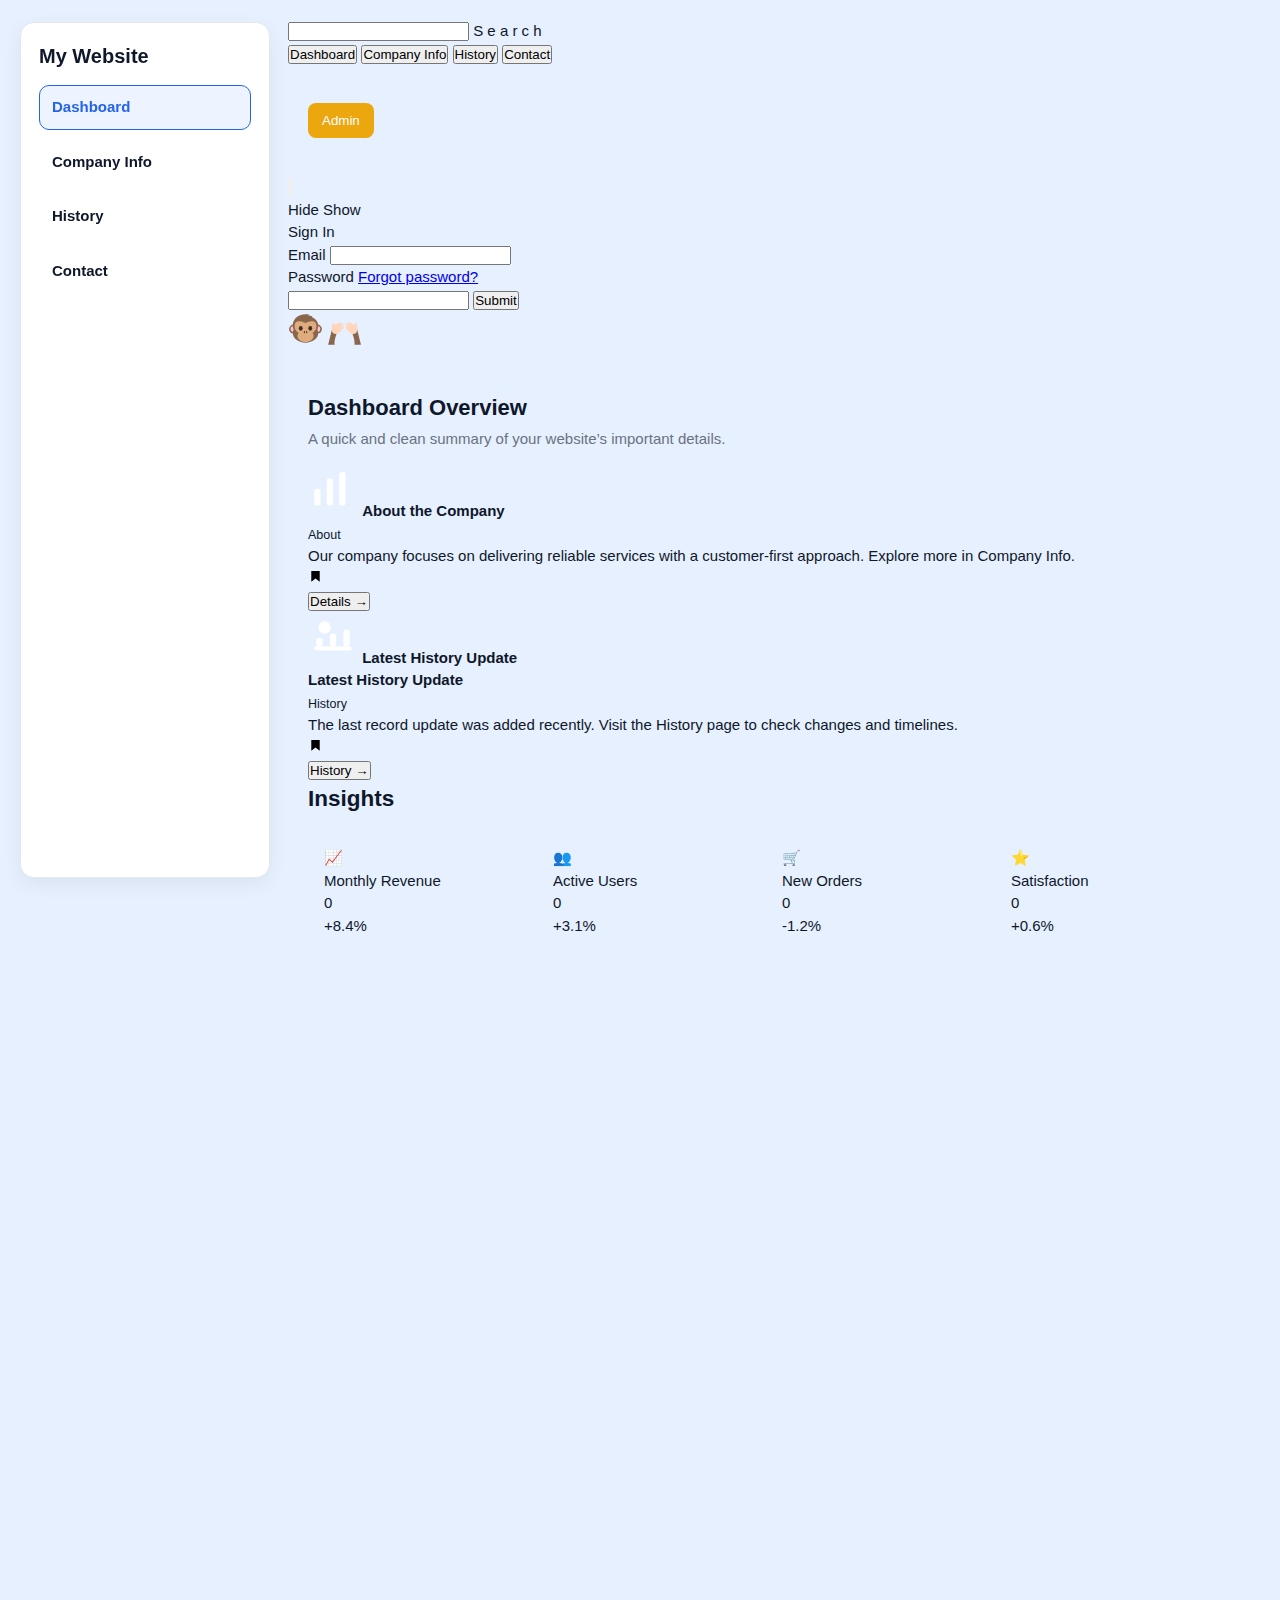
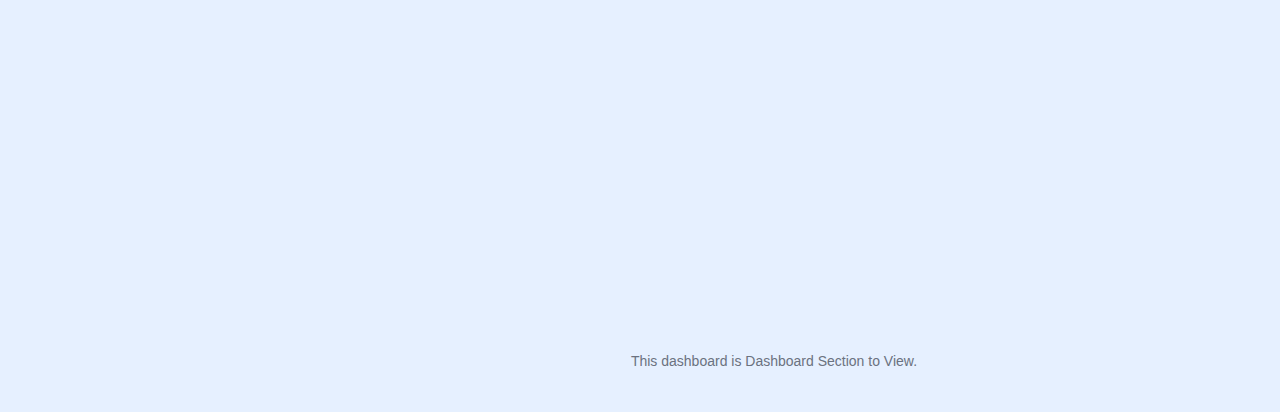
<file: index.html>
<!DOCTYPE html>
<html lang="en">
<head>
  <meta charset="UTF-8" />
  <meta name="viewport" content="width=device-width, initial-scale=1.0" />
  <title>Task</title>

  <link rel="stylesheet" href="./css/index.css">
  
  <link rel="stylesheet" href="./css/styles.css">
</head>

<body>



  <!-- FULLSCREEN LOADER -->
<!-- <div id="site-loader" class="loader-overlay">
  <div class="loader-rings loader-anim-pan">
    <div style="--delay:06" class="loader-ring loader-anim-zoomIn"></div>
    <div style="--delay:04" class="loader-ring loader-anim-zoomIn"></div>
    <div style="--delay:03" class="loader-ring loader-anim-zoomIn"></div>
    <div style="--delay:02" class="loader-ring loader-anim-zoomIn"></div>
    <div style="--delay:01" class="loader-ring loader-anim-zoomIn"></div>
    <div style="--delay:00" class="loader-ring loader-anim-zoomIn"></div>
  </div>
</div> -->




  <div class="container">
    
    <!-- SIDEBAR -->
    <aside class="sidebar">
      <h2>My Website</h2>
      <ul>
        <li><a href="#home" class="active">Dashboard</a></li>
        <li><a href="./company-info.html">Company Info</a></li>
        <li><a href="./history.html">History</a></li>
        <li><a href="./contact.html">Contact</a></li>
      </ul>
    </aside>

    <!-- MAIN -->
    <main class="main">

      
   <!-- topbar with search + dropdown quick-nav -->


      <!-- search-bar section --> 

      <!-- SEARCH BAR SECTION -->

      
  <div class="search-bar-wave-group" id="searchBar">
  <input class="search-bar-input" type="text" required aria-label="Search" />
  <span class="search-bar-bar"></span>

  <label class="search-bar-label">
    <span style="--index:0" class="search-bar-label-char">S</span>
    <span style="--index:1" class="search-bar-label-char">e</span>
    <span style="--index:2" class="search-bar-label-char">a</span>
    <span style="--index:3" class="search-bar-label-char">r</span>
    <span style="--index:4" class="search-bar-label-char">c</span>
    <span style="--index:5" class="search-bar-label-char">h</span>
  </label>

  <!-- Dropdown menu buttons -->
  <div class="search-bar-dropdowns" id="searchBarDropdowns">

    <button class="search-bar-dd-btn" data-index="0" data-link="index.html">Dashboard</button>
    <button class="search-bar-dd-btn" data-index="1" data-link="company-info.html">Company Info</button>
    <button class="search-bar-dd-btn" data-index="2" data-link="history.html">History</button>
    <button class="search-bar-dd-btn" data-index="3" data-link="contact.html">Contact</button>

  </div>
</div>




<!-- ===== trigger button — put this anywhere on your page ===== -->
<div style="padding:20px;">
  <button id="openLogin" aria-haspopup="dialog" aria-controls="loginModal" aria-expanded="false"
    style="padding:10px 14px;border-radius:8px;background:#eca60e;color:#fff;border:0;cursor:pointer;">
    Admin
  </button>
</div>

<!-- ===== Namespaced Modal markup (hidden by default) ===== -->
<div id="loginModal" class="login-section__overlay" role="dialog" aria-modal="true" aria-hidden="true">
  <div class="login-section__dialog" role="document" aria-labelledby="loginTitle">
    <div class="login-section__content">

      <!-- close button -->
      <button class="login-section__close" aria-label="Close login dialog" id="closeLogin">
        <svg viewBox="0 0 24 24" fill="none" stroke="currentColor" stroke-width="2"
             stroke-linecap="round" stroke-linejoin="round" aria-hidden="true">
          <path d="M18 6L6 18"></path><path d="M6 6l12 12"></path>
        </svg>
      </button>

      <!-- YOUR ORIGINAL CARD HTML (kept intact) -->
      <div class="card" role="group" aria-labelledby="loginTitle">
        <input
          value=""
          class="blind-check"
          type="checkbox"
          id="blind-input"
          name="blindcheck"
          hidden=""
        />

        <label for="blind-input" class="blind_input">
          <span class="hide">Hide</span>
          <span class="show">Show</span>
        </label>

        <form class="form" onsubmit="return false;">
          <div class="title" id="loginTitle">Sign In</div>

          <label class="label_input" for="email-input">Email</label>
          <input
            spellcheck="false"
            class="input"
            type="email"
            name="email"
            id="email-input"
          />

          <div class="frg_pss">
            <label class="label_input" for="password-input">Password</label>
            <a href="#">Forgot password?</a>
          </div>
          <input
            spellcheck="false"
            class="input"
            type="text"
            name="password"
            id="password-input"
          />
          <button class="submit" type="button">Submit</button>
        </form>

        <label for="blind-input" class="avatar" aria-hidden="true">
          <!-- svg monkey simplified (kept same IDs and classes) -->
          <svg
            xmlns="http://www.w3.org/2000/svg"
            width="35"
            height="35"
            viewBox="0 0 64 64"
            id="monkey"
          >
            <ellipse cx="53.7" cy="33" rx="8.3" ry="8.2" fill="#89664c"></ellipse>
            <ellipse cx="53.7" cy="33" rx="5.4" ry="5.4" fill="#ffc5d3"></ellipse>
            <ellipse cx="10.2" cy="33" rx="8.2" ry="8.2" fill="#89664c"></ellipse>
            <ellipse cx="10.2" cy="33" rx="5.4" ry="5.4" fill="#ffc5d3"></ellipse>
            <g fill="#89664c">
              <path
                d="m43.4 10.8c1.1-.6 1.9-.9 1.9-.9-3.2-1.1-6-1.8-8.5-2.1 1.3-1 2.1-1.3 2.1-1.3-20.4-2.9-30.1 9-30.1 19.5h46.4c-.7-7.4-4.8-12.4-11.8-15.2"
              ></path>
              <path
                d="m55.3 27.6c0-9.7-10.4-17.6-23.3-17.6s-23.3 7.9-23.3 17.6c0 2.3.6 4.4 1.6 6.4-1 2-1.6 4.2-1.6 6.4 0 9.7 10.4 17.6 23.3 17.6s23.3-7.9 23.3-17.6c0-2.3-.6-4.4-1.6-6.4 1-2 1.6-4.2 1.6-6.4"
              ></path>
            </g>
            <path
              d="m52 28.2c0-16.9-20-6.1-20-6.1s-20-10.8-20 6.1c0 4.7 2.9 9 7.5 11.7-1.3 1.7-2.1 3.6-2.1 5.7 0 6.1 6.6 11 14.7 11s14.7-4.9 14.7-11c0-2.1-.8-4-2.1-5.7 4.4-2.7 7.3-7 7.3-11.7"
              fill="#e0ac7e"
            ></path>
            <g fill="#3b302a" class="monkey-eye-nose">
              <path
                d="m35.1 38.7c0 1.1-.4 2.1-1 2.1-.6 0-1-.9-1-2.1 0-1.1.4-2.1 1-2.1.6.1 1 1 1 2.1"
              ></path>
              <path
                d="m30.9 38.7c0 1.1-.4 2.1-1 2.1-.6 0-1-.9-1-2.1 0-1.1.4-2.1 1-2.1.5.1 1 1 1 2.1"
              ></path>
              <ellipse
                cx="40.7"
                cy="31.7"
                rx="3.5"
                ry="4.5"
                class="monkey-eye-r"
              ></ellipse>
              <ellipse
                cx="23.3"
                cy="31.7"
                rx="3.5"
                ry="4.5"
                class="monkey-eye-l"
              ></ellipse>
            </g>
          </svg>

          <svg
            xmlns="http://www.w3.org/2000/svg"
            width="35"
            height="35"
            viewBox="0 0 64 64"
            id="monkey-hands"
          >
            <path
              fill="#89664C"
              d="M9.4,32.5L2.1,61.9H14c-1.6-7.7,4-21,4-21L9.4,32.5z"
            ></path>
            <path
              fill="#FFD6BB"
              d="M15.8,24.8c0,0,4.9-4.5,9.5-3.9c2.3,0.3-7.1,7.6-7.1,7.6s9.7-8.2,11.7-5.6c1.8,2.3-8.9,9.8-8.9,9.8
      s10-8.1,9.6-4.6c-0.3,3.8-7.9,12.8-12.5,13.8C11.5,43.2,6.3,39,9.8,24.4C11.6,17,13.3,25.2,15.8,24.8"
            ></path>
            <path
              fill="#89664C"
              d="M54.8,32.5l7.3,29.4H50.2c1.6-7.7-4-21-4-21L54.8,32.5z"
            ></path>
            <path
              fill="#FFD6BB"
              d="M48.4,24.8c0,0-4.9-4.5-9.5-3.9c-2.3,0.3,7.1,7.6,7.1,7.6s-9.7-8.2-11.7-5.6c-1.8,2.3,8.9,9.8,8.9,9.8
      s-10-8.1-9.7-4.6c0.4,3.8,8,12.8,12.6,13.8c6.6,1.3,11.8-2.9,8.3-17.5C52.6,17,50.9,25.2,48.4,24.8"
            ></path>
          </svg>
        </label>
      </div>
      <!-- end card -->

    </div>
  </div>
</div>

      <!-- only one element has id="home" -->
      <section id="home" class="page-section dashboard-light">

        <h2 class="section-title">Dashboard Overview</h2>
        <p class="section-sub">A quick and clean summary of your website’s important details.</p>

       
        <section class="dashboard-card-section">
          <!-- dashboard card1 -->
<div class="dashboard-overview-card">
  <div class="content">
    <div class="back">
      <div class="back-content">
          <svg class="tag-icon" viewBox="0 0 24 24" aria-hidden="true" focusable="false"viewBox="0 0 50 50" height="50px" width="50px" fill="#ffffff">
    <rect x="3" y="11" width="3" height="8" rx="1"></rect>
    <rect x="9" y="6" width="3" height="13" rx="1"></rect>
    <rect x="15" y="3" width="3" height="16" rx="1"></rect>
  </svg>
        <strong>About the Company</strong>
      </div>
    </div>
    <div class="front">
      
      <div class="img">
        <div class="circle"></div>
        <div class="circle" id="right"></div>
        <div class="circle" id="bottom"></div>
      </div>

      <div class="front-content">
        <small class="badge">About</small>
        <div class="description">

            <p id="dashboard-p">Our company focuses on delivering reliable services with a customer-first approach. Explore more in Company Info.</p>
         
           
          <div class="title">
            <p class="title">
           
            </p>
            <svg fill-rule="nonzero" height="15px" width="15px"
              viewBox="0,0,256,256" xmlns="http://www.w3.org/2000/svg">
              <g transform="scale(8,8)">
                <path d="M25,27l-9,-6.75l-9,6.75v-23h18z"></path>
              </g>
            </svg>
          </div>
          <p class="card-footer">

            <button>Details →</button>
          </p>
        </div>
      </div>

    </div>
  </div>
</div>

<!-- dashboard card2 -->
<div class="dashboard-overview-card">
  <div class="content">
    <div class="back">
      <div class="back-content">
         <div class="back-content">
  <svg
    class="tag-icon"
    viewBox="0 0 24 24"
    width="50px"
    height="50px"
    fill="#ffffff"
    aria-hidden="true"
    focusable="false"
  >
    <rect x="3" y="16" width="18" height="2" rx="1"></rect>
    <rect x="4" y="12" width="3" height="4" rx="1"></rect>
    <rect x="10.5" y="10" width="3" height="6" rx="1"></rect>
    <rect x="17" y="8" width="3" height="8" rx="1"></rect>
    <circle cx="8" cy="7" r="3"></circle>
    <rect x="7.7" y="5.5" width="0.8" height="2.1" rx="0.4"></rect>
    <rect x="8" y="6.8" width="1.7" height="0.8" rx="0.4" transform="rotate(30 8 7.2)"></rect>
  </svg>
  <strong>Latest History Update</strong>
</div>

        <strong>Latest History Update</strong>
      </div>
    </div>
    <div class="front">
      
      <div class="img">
        <div class="circle"></div>
        <div class="circle" id="right"></div>
        <div class="circle" id="bottom"></div>
      </div>

      <div class="front-content">
        <small class="badge">History</small>
        <div class="description">

            <p id="dashboard-p"> The last record update was added recently. Visit the History page to check changes and timelines.
        </p>
        

          <div class="title">
            <p class="title">
           
            </p>
            <svg fill-rule="nonzero" height="15px" width="15px"
              viewBox="0,0,256,256" xmlns="http://www.w3.org/2000/svg">
              <g transform="scale(8,8)">
                <path d="M25,27l-9,-6.75l-9,6.75v-23h18z"></path>
              </g>
            </svg>
          </div>
          <p class="card-footer">

            <button>History →</button>
          </p>
        </div>
      </div>

    </div>
  </div>
</div>

</section>






        <!-- DASHBOARD: Animated Insights Section -->
         <h2>Insights</h2>
<section class="dashboard-insights" aria-label="Dashboard insights">
  <div class="insights-row">
    <!-- Stat cards -->
   <!-- Dashboard Insight Card -->
<div class="dashboard-insight-card reveal" data-animate-delay="0">
  <div class="dashboard-insight-content">
    <div class="dashboard-insight-left">
      <div class="dashboard-insight-icon">📈</div>
      <div>
        <div class="dashboard-insight-label">Monthly Revenue</div>
        <div class="dashboard-insight-value" data-target="12840">0</div>
      </div>
    </div>

    <div class="dashboard-insight-trend">+8.4%</div>
  </div>
</div>

   <!-- Dashboard Insight Cards -->
<div class="dashboard-insight-card reveal" data-animate-delay="80">
  <div class="dashboard-insight-content">
    <div class="dashboard-insight-left">
      <div class="dashboard-insight-icon">👥</div>
      <div>
        <div class="dashboard-insight-label">Active Users</div>
        <div class="dashboard-insight-value" data-target="5421">0</div>
      </div>
    </div>
    <div class="dashboard-insight-trend">+3.1%</div>
  </div>
</div>

<div class="dashboard-insight-card reveal" data-animate-delay="160">
  <div class="dashboard-insight-content">
    <div class="dashboard-insight-left">
      <div class="dashboard-insight-icon">🛒</div>
      <div>
        <div class="dashboard-insight-label">New Orders</div>
        <div class="dashboard-insight-value" data-target="312">0</div>
      </div>
    </div>
    <div class="dashboard-insight-trend">-1.2%</div>
  </div>
</div>

<div class="dashboard-insight-card reveal" data-animate-delay="240">
  <div class="dashboard-insight-content">
    <div class="dashboard-insight-left">
      <div class="dashboard-insight-icon">⭐</div>
      <div>
        <div class="dashboard-insight-label">Satisfaction</div>
        <div class="dashboard-insight-value" data-target="92">0</div>
      </div>
    </div>
    <div class="dashboard-insight-trend">+0.6%</div>
  </div>
</div>

  </div>

  <div class="insights-bottom">


   
  </div>
</section>

  <!-- Full Width Activity Timeline -->
<div class="dashboard-activity-full reveal" data-animate-delay="320">
  <h4 class="activity-title">Recent Activity</h4>

  <ul class="dashboard-activity-timeline">
    <li class="timeline-item" data-item-delay="0">
      <span class="timeline-line"></span>
      <div class="timeline-content">
        <time>2h ago</time>
        <p>New order <strong>#4576</strong> placed — <strong>John D.</strong></p>
      </div>
    </li>

    <li class="timeline-item" data-item-delay="80">
      <span class="timeline-line"></span>
      <div class="timeline-content">
        <time>5h ago</time>
        <p>Client onboarding completed — <strong>Acme Corp.</strong></p>
      </div>
    </li>

    <li class="timeline-item" data-item-delay="160">
      <span class="timeline-line"></span>
      <div class="timeline-content">
        <time>1d ago</time>
        <p>Server maintenance deployed — <strong>Deploy v1.4</strong></p>
      </div>
    </li>

    <li class="timeline-item" data-item-delay="240">
      <span class="timeline-line"></span>
      <div class="timeline-content">
        <time>2d ago</time>
        <p>New signup — <strong>Meera K.</strong></p>
      </div>
    </li>
  </ul>
</div>

       <!-- Animated "What's New?" Full Block -->
<div class="whats-new-card-box whats-new-card reveal" data-animate-delay="120">
  <div class="whats-new-inner">
    <h3 class="wn-title">What’s New?</h3>
    <ul class="wn-list">
      <li>✔ Improvements made to the overall layout.</li>
      <li>✔ New contact queries added.</li>
      <li>✔ Clean and responsive design implemented.</li>
    </ul>
  </div>
</div>



        <!-- ===== Project Snapshot (creative + professional) ===== -->
<section class="snapshot reveal">

  <!-- row: left = progress + quick actions, right = activity + tasks -->
  <div class="snap-row">

  <!-- LEFT: Progress widgets + quick actions (UPGRADED) -->
<div class="snap-left">
  <div class="snap-card snap-progress-card" data-animate-delay="160" aria-live="polite">
    <h3>Project Progress</h3>
    <p class="muted">Overall completion across main modules.</p>

    <div class="progress-list">
      <div class="prog-item" data-fill="78" data-index="0">
        <div class="prog-head">
          <div class="label">Frontend</div>
          <div class="percent" aria-hidden="true">0%</div>
        </div>
        <div class="bar" role="progressbar" aria-valuemin="0" aria-valuemax="100" aria-valuenow="0">
          <div class="fill" style="width:0%"></div>
          <div class="fill-shimmer"></div>
        </div>
      </div>

      <div class="prog-item" data-fill="62" data-index="1">
        <div class="prog-head">
          <div class="label">Backend</div>
          <div class="percent" aria-hidden="true">0%</div>
        </div>
        <div class="bar" role="progressbar" aria-valuemin="0" aria-valuemax="100" aria-valuenow="0">
          <div class="fill" style="width:0%"></div>
          <div class="fill-shimmer"></div>
        </div>
      </div>

      <div class="prog-item" data-fill="45" data-index="2">
        <div class="prog-head">
          <div class="label">QA</div>
          <div class="percent" aria-hidden="true">0%</div>
        </div>
        <div class="bar" role="progressbar" aria-valuemin="0" aria-valuemax="100" aria-valuenow="0">
          <div class="fill" style="width:0%"></div>
          <div class="fill-shimmer"></div>
        </div>
      </div>
    </div>
  </div>
</div>



    <!-- RIGHT: Activity feed + upcoming tasks -->
    <div class="snap-right">
  

     <div class="snap-card tasks">
  <h3>Upcoming Tasks</h3>

  <ol class="task-list">
    <li>
      <label class="snap-task-checkbox">
        <input type="checkbox" id="t1">
        <div class="snap-task-checkmark">
          <svg viewBox="0 0 24 24" fill="none" stroke="currentColor">
            <path d="M20 6L9 17L4 12" 
                  stroke-width="3" 
                  stroke-linecap="round" 
                  stroke-linejoin="round"></path>
          </svg>
        </div>
        <span class="snap-task-label">Polish responsive header</span>
      </label>
    </li>

    <li>
      <label class="snap-task-checkbox">
        <input type="checkbox" id="t2">
        <div class="snap-task-checkmark">
          <svg viewBox="0 0 24 24" fill="none" stroke="currentColor">
            <path d="M20 6L9 17L4 12" 
                  stroke-width="3" 
                  stroke-linecap="round" 
                  stroke-linejoin="round"></path>
          </svg>
        </div>
        <span class="snap-task-label">API: add user filter</span>
      </label>
    </li>

    <li>
      <label class="snap-task-checkbox">
        <input type="checkbox" id="t3">
        <div class="snap-task-checkmark">
          <svg viewBox="0 0 24 24" fill="none" stroke="currentColor">
            <path d="M20 6L9 17L4 12" 
                  stroke-width="3" 
                  stroke-linecap="round" 
                  stroke-linejoin="round"></path>
          </svg>
        </div>
        <span class="snap-task-label">Write unit tests</span>
      </label>
    </li>
  </ol>
</div>



    </div>

  </div>

</section>



        <p class="footer-note">This dashboard is Dashboard Section to View.</p>
      </section>
    </main>

  </div>


  <script src="./js/index.js"></script>
  <script src="./script.js"></script>

</body>
</html>
</file>
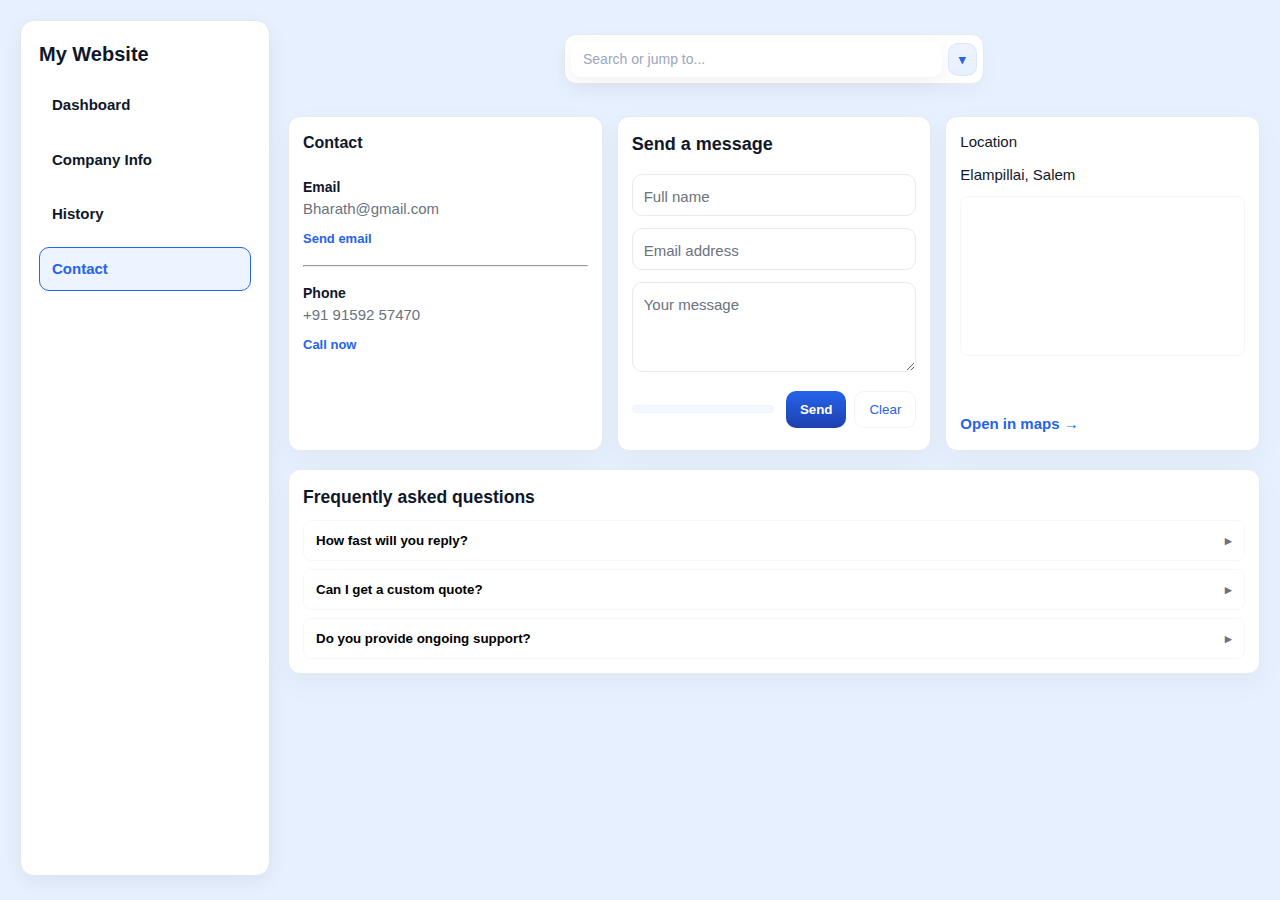
<file: contact.html>
<!DOCTYPE html>
<html lang="en">
<head>
  <meta charset="UTF-8" />
  <meta name="viewport" content="width=device-width, initial-scale=1.0" />
  <title>Task</title>
  <link rel="stylesheet" href="./css/styles.css">

  <link rel="stylesheet" href="./css/contact.css">


</head>

<body>

  <div class="container">

    <div class="sidebar">
      <h2>My Website</h2>
      <ul>
        <li><a href="./index.html" >Dashboard</a></li>
        <li><a href="./company-info.html">Company Info</a></li>
        <li><a href="./history.html">History</a></li>
        <li><a href="#" class="active">Contact</a></li>

      </ul>
    </div>

    <div class="main">

     <div class="topbar">
  <div class="search-wrap" id="searchWrap">
    <label for="navSearch" class="visually-hidden">Search site</label>
    <div class="search-input-group">
      <input id="navSearch" class="search-box" type="text" placeholder="Search or jump to..." aria-autocomplete="list" aria-controls="navList" aria-expanded="false" autocomplete="off" />
      <button id="searchToggle" class="search-btn" aria-label="Open quick navigation">▾</button>
    </div>

    <ul id="navList" class="search-list" role="listbox" tabindex="-1" aria-label="Quick navigation" hidden>
      <!-- JS will populate items; listed here as fallback -->
      <li role="option" data-href="./index.html">Dashboard</li>
      <li role="option" data-href="./company-info.html">Company Info</li>
      <li role="option" data-href="./history.html">History</li>
      <li role="option" data-href="./contact.html">Contact</li>
    </ul>
  </div>
</div>


   

      <!-- ===== Compact 3-column contact layout + full-width FAQ ===== -->
<section class="contact-compact">

  <!-- TOP ROW: three matching columns -->
  <div class="cc-row">

    <!-- COLUMN 1: Classic Contact (older style look) -->
    <div class="cc-card cc-classic reveal">
      <div class="classic-title">Contact</div>

      <div class="classic-item">
        <div class="classic-label">Email</div>
        <div class="classic-value">Bharath@gmail.com</div>
        <a href="mailto:hello@mywebsite.com" class="classic-action">Send email</a>
      </div>

      <hr>

      <div class="classic-item">
        <div class="classic-label">Phone</div>
        <div class="classic-value">+91 91592 57470</div>
        <a href="tel:+919159257470" class="classic-action">Call now</a>
      </div>
    </div>

    <!-- COLUMN 2: Message form (center) -->
    <div class="cc-card cc-form-card reveal">
      <h3 class="cc-title">Send a message</h3>

      <form id="ccForm" class="cc-form" novalidate>
        <div class="field">
          <input id="cc-name" name="name" type="text" required placeholder=" " />
          <label for="cc-name">Full name</label>
        </div>

        <div class="field">
          <input id="cc-email" name="email" type="email" required placeholder=" " />
          <label for="cc-email">Email address</label>
        </div>

        <div class="field">
          <textarea id="cc-message" name="message" rows="4" required placeholder=" "></textarea>
          <label for="cc-message">Your message</label>
        </div>

        <div class="form-row">
          <div class="progress-mini" aria-hidden>
            <div class="progress-fill"></div>
          </div>

          <div class="form-actions">
            <button class="btn primary" type="submit">Send</button>
            <button class="btn ghost" type="button" id="ccClear">Clear</button>
          </div>
        </div>

        <div id="ccStatus" class="cc-status" aria-live="polite"></div>
      </form>
    </div>

    <!-- COLUMN 3: Location (iframe inside card) -->
    <div class="cc-card cc-location reveal">
      <div class="classic-title">Location</div>
      <p class="muted">Elampillai, Salem</p>

      <div class="cc-map-wrap">
        <iframe
          src="https://www.google.com/maps?q=Salem,+Tamil+Nadu,+India&z=13&output=embed"
          loading="lazy"
          referrerpolicy="no-referrer-when-downgrade"
          title="Office location - Salem"
        ></iframe>
      </div>

      <a class="cc-link" href="https://maps.google.com?q=Salem+Tamil+Nadu" target="_blank" rel="noopener">Open in maps →</a>
    </div>
  </div>

  <!-- BOTTOM: full-width FAQ -->
  <div class="cc-faq reveal" style="margin-top:18px">
    <h3>Frequently asked questions</h3>

    <div class="faq-list">
      <div class="faq-item">
        <button class="faq-q">
          <span>How fast will you reply?</span>
          <span class="faq-chev">▸</span>
        </button>
        <div class="faq-a">
          <p>We usually reply within 24–48 business hours. For urgent matters call during business hours.</p>
        </div>
      </div>

      <div class="faq-item">
        <button class="faq-q">
          <span>Can I get a custom quote?</span>
          <span class="faq-chev">▸</span>
        </button>
        <div class="faq-a">
          <p>Yes — send basic requirements through the form and we’ll prepare a simple estimate.</p>
        </div>
      </div>

      <div class="faq-item">
        <button class="faq-q">
          <span>Do you provide ongoing support?</span>
          <span class="faq-chev">▸</span>
        </button>
        <div class="faq-a">
          <p>We provide monthly support plans and ad-hoc support. Tell us your needs and we’ll recommend an option.</p>
        </div>
      </div>
    </div>
  </div>

</section>



    </div>

  </div>


  <script src="./js/contact.js"></script>
  
  <script src="./script.js"></script>
</body>
</html>
</file>
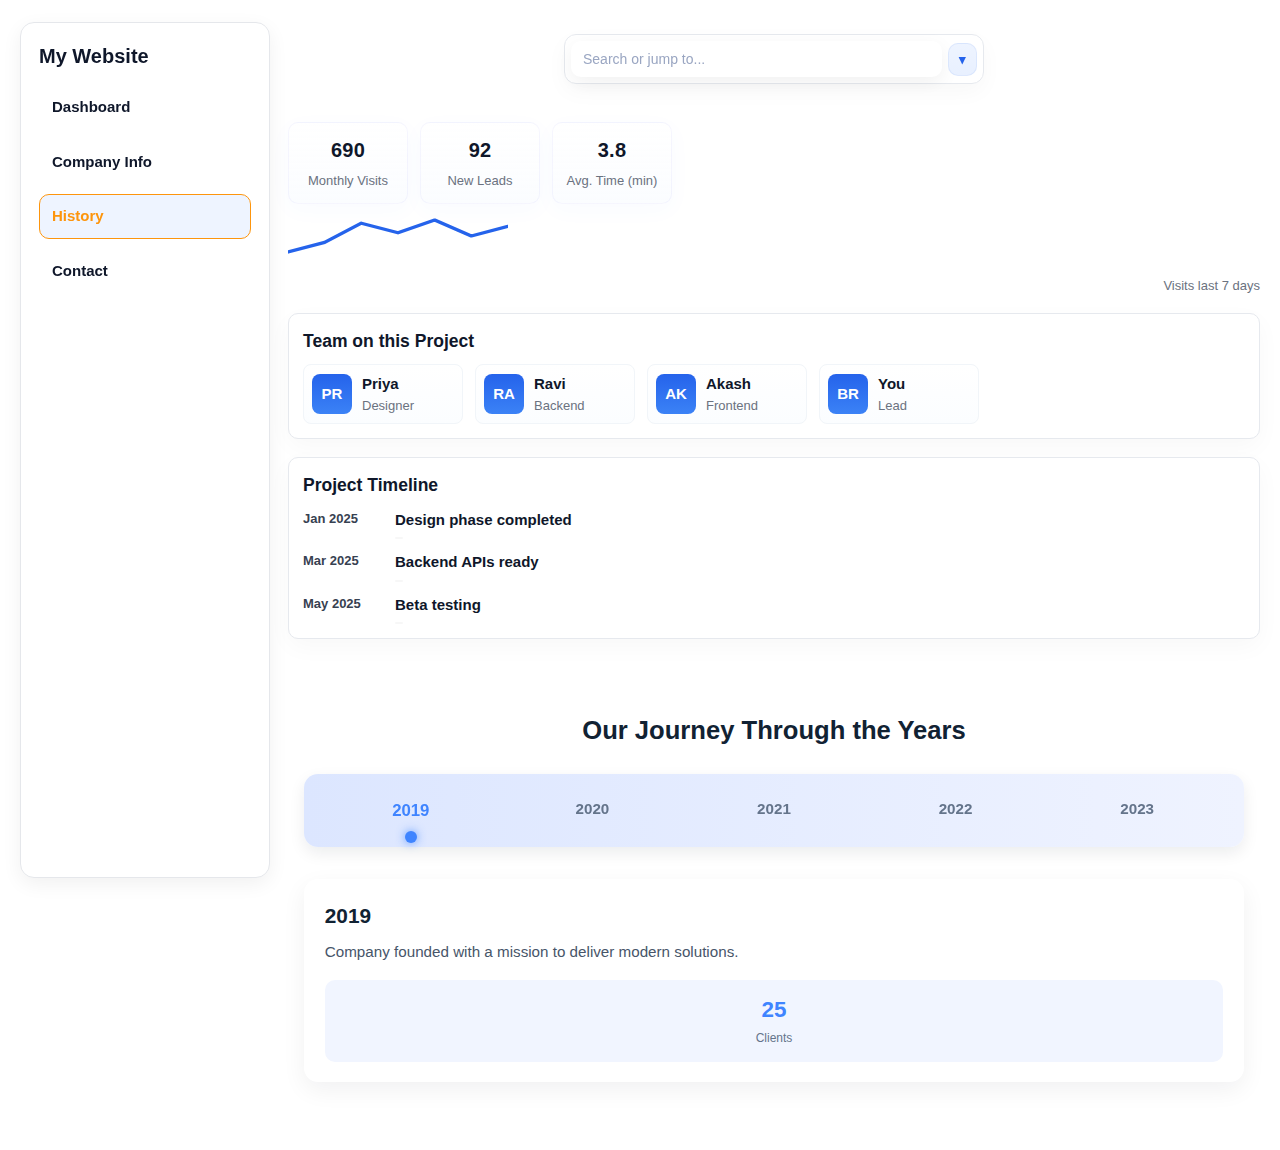
<file: history.html>
<!DOCTYPE html>
<html lang="en">
<head>
  <meta charset="UTF-8" />
  <meta name="viewport" content="width=device-width, initial-scale=1.0" />
  <title>Task</title>
  <link rel="stylesheet" href="./css/styles.css">

  <link rel="stylesheet" href="./css/history.css">


</head>

<body>

  <div class="container">

    <div class="sidebar">
      <h2>My Website</h2>
      <ul>
        <li><a href="./index.html" >Dashboard</a></li>
        <li><a href="./company-info.html">Company Info</a></li>
        <li><a href="#" class="active">History</a></li>
        <li><a href="./contact.html">Contact</a></li>

      </ul>
    </div>

    <div class="main">

      <div class="topbar">
  <div class="search-wrap" id="searchWrap">
    <label for="navSearch" class="visually-hidden">Search site</label>
    <div class="search-input-group">
      <input id="navSearch" class="search-box" type="text" placeholder="Search or jump to..." aria-autocomplete="list" aria-controls="navList" aria-expanded="false" autocomplete="off" />
      <button id="searchToggle" class="search-btn" aria-label="Open quick navigation">▾</button>
    </div>

    <ul id="navList" class="search-list" role="listbox" tabindex="-1" aria-label="Quick navigation" hidden>
      <!-- JS will populate items; listed here as fallback -->
      <li role="option" data-href="./index.html">Dashboard</li>
      <li role="option" data-href="./company-info.html">Company Info</li>
      <li role="option" data-href="./history.html">History</li>
      <li role="option" data-href="./contact.html">Contact</li>
    </ul>
  </div>
</div>


      <!-- ===== Different Section: Analytics + Team + Timeline ===== -->
<section class="unique-section">

  <!-- PART A: Mini Analytics (sparkline-like + small KPIs) -->
  <div class="analytics">
    <div class="kpis">
      <div class="kpi">
        <div class="kpi-value" data-target="874">0</div>
        <div class="kpi-label">Monthly Visits</div>
      </div>
      <div class="kpi">
        <div class="kpi-value" data-target="124">0</div>
        <div class="kpi-label">New Leads</div>
      </div>
      <div class="kpi">
        <div class="kpi-value" data-target="3.8">0</div>
        <div class="kpi-label">Avg. Time (min)</div>
      </div>
    </div>

    <!-- small sparkline built with inline SVG -->
    <div class="mini-chart">
      <svg viewBox="0 0 120 40" preserveAspectRatio="none" class="spark">
        <!-- polyline will be animated by CSS stroke-dashoffset for a drawing effect -->
        <polyline points="0,30 20,24 40,12 60,18 80,10 100,20 120,14" fill="none" stroke="#2563EB" stroke-width="2" stroke-linecap="round" stroke-linejoin="round" class="sparkline"/>
      </svg>
      <div class="chart-label">Visits last 7 days</div>
    </div>
  </div>



  

  <!-- PART B: Team quick-preview -->
  <div class="team">
    <h3>Team on this Project</h3>
    <div class="team-grid">
      <div class="member">
        <div class="avatar small">PR</div>
        <div class="meta">
          <div class="name">Priya</div>
          <div class="role muted">Designer</div>
        </div>
      </div>

      <div class="member">
        <div class="avatar small">RA</div>
        <div class="meta">
          <div class="name">Ravi</div>
          <div class="role muted">Backend</div>
        </div>
      </div>

      <div class="member">
        <div class="avatar small">AK</div>
        <div class="meta">
          <div class="name">Akash</div>
          <div class="role muted">Frontend</div>
        </div>
      </div>

      <div class="member">
        <div class="avatar small">BR</div>
        <div class="meta">
          <div class="name">You</div>
          <div class="role muted">Lead</div>
        </div>
      </div>
    </div>
  </div>

  <!-- PART C: Project Timeline / Milestones -->
  <div class="timeline">
    <h3>Project Timeline</h3>
    <ol>
      <li>
        <div class="time-left">Jan 2025</div>
        <div class="time-right">
          <div class="milestone">Design phase completed</div>
          <div class="progress-bar"><div class="progress" data-progress="100"></div></div>
        </div>
      </li>

      <li>
        <div class="time-left">Mar 2025</div>
        <div class="time-right">
          <div class="milestone">Backend APIs ready</div>
          <div class="progress-bar"><div class="progress" data-progress="85"></div></div>
        </div>
      </li>

      <li>
        <div class="time-left">May 2025</div>
        <div class="time-right">
          <div class="milestone">Beta testing</div>
          <div class="progress-bar"><div class="progress" data-progress="60"></div></div>
        </div>
      </li>
    </ol>
  </div>

</section>



<section class="history-progress-section">
  <h2 class="history-title">Our Journey Through the Years</h2>

  <div class="history-wrapper">
    <!-- Timeline points -->
    <div class="history-timeline">
      <div class="h-point active" data-year="2019">2019</div>
      <div class="h-point" data-year="2020">2020</div>
      <div class="h-point" data-year="2021">2021</div>
      <div class="h-point" data-year="2022">2022</div>
      <div class="h-point" data-year="2023">2023</div>
    </div>

    <!-- Detail panel -->
    <div class="history-card" id="historyCard">
      <h3 id="hYear">2019</h3>
      <p id="hContent">Company founded with a mission to deliver modern solutions.</p>

      <div class="history-stats">
        <div class="stat-box">
          <span class="stat-number" id="hStat">25</span>
          <span class="stat-label">Clients</span>
        </div>
      </div>
    </div>
  </div>
</section>



    </div>

  </div>


  <script src="./js/history.js"></script>

  
  <script src="./script.js"></script>
  
</body>
</html>
</file>
<file: css/index.css>
/* -------------------------
   Project Snapshot section
   ------------------------- */
.snapshot {
  display: block;
  margin-top: 16px;
}

/* layout row */
.snap-row {
  display: flex;
  gap: 16px;
  align-items: flex-start;
}

/* left column */
.snap-left {
  width: 48%;
  display: flex;
  flex-direction: column;
  gap: 12px;
}

/* right column */
.snap-right {
  width: 52%;
  display: flex;
  flex-direction: column;
  gap: 12px;
}

/* card base */
.snap-card {
  background: #ffffff;
  padding: 16px;
  border-radius: 10px;
  border: 1px solid rgba(229, 231, 235, 0.9);
  box-shadow: 0 10px 30px rgba(2, 6, 23, 0.03);
}

/* headings inside */
.snap-card h3 {
  margin-bottom: 6px;
}

.snap-card h4 {
  margin-bottom: 8px;
}

/* Progress list */
.progress-list {
  display: flex;
  flex-direction: column;
  gap: 12px;
  margin-top: 10px;
}

.prog-item {
  display: flex;
  align-items: center;
  gap: 10px;
}

.prog-item .label {
  min-width: 80px;
  font-weight: 700;
  color: #0f172a;
}

.bar {
  flex: 1;
  height: 10px;
  background: #f1f5f9;
  border-radius: 999px;
  overflow: hidden;
  border: 1px solid rgba(0, 0, 0, 0.03);
}

.fill {
  width: 0%;
  height: 100%;
  background: linear-gradient(90deg, #2563EB, #60A5FA);
  transition: width 900ms ease;
}

/* percent text */
.percent {
  min-width: 36px;
  text-align: right;
  font-weight: 700;
  color: #0f172a;
}

/* Quick action buttons */
.actions {
  display: flex;
  gap: 8px;
  margin-top: 8px;
  flex-wrap: wrap;
}

.btn.small {
  padding: 8px 10px;
  border-radius: 8px;
  background: linear-gradient(180deg, #2563EB, #1E40AF);
  color: #fff;
  border: none;
  font-weight: 700;
  cursor: pointer;
}

.btn.small.outline {
  background: transparent;
  color: #2563EB;
  border: 1px solid rgba(37, 99, 235, 0.08);
}

/* Activity list */
.activity-list {
  list-style: none;
  padding-left: 0;
  margin-top: 8px;
  display: flex;
  flex-direction: column;
  gap: 8px;
}

.activity-list li {
  font-size: 14px;
  color: #374151;
}

/* Tasks list */
.task-list {
  margin-top: 8px;
  padding-left: 18px;
}

.task-list li {
  margin-bottom: 8px;
  display: flex;
  align-items: center;
  gap: 8px;
}

.task-list input[type="checkbox"] {
  width: 16px;
  height: 16px;
}

/* reveal helper (used by observer) */
.reveal {
  opacity: 0;
  transform: translateY(10px);
  transition: opacity 420ms ease, transform 420ms ease;
}

.reveal.in-view {
  opacity: 1;
  transform: translateY(0);
}

/* responsive */
@media (max-width: 920px) {
  .snap-row {
    flex-direction: column;
  }

  .snap-left,
  .snap-right {
    width: 100%;
  }
}




/* ===== Dashboard insights (clean, animated) ===== */
.dashboard-insights {
  margin: 2rem 0;
  padding: 0 1rem;
  max-width: 1200px;
  margin-left: auto;
  margin-right: auto;
}

/* Stat cards row */
.insights-row {
  display: grid;
  grid-template-columns: repeat(1, 1fr);
  gap: 1rem;
  margin-bottom: 1.25rem;
}

@media (min-width: 760px) {
  .insights-row {
    grid-template-columns: repeat(4, 1fr);
  }
}

.stat-card {
  display: flex;
  justify-content: space-between;
  align-items: center;
  padding: 1rem;
  background: linear-gradient(180deg, #ffffff, #fbfdff);
  border-radius: 10px;
  box-shadow: 0 8px 24px rgba(12, 20, 40, 0.04);
  transition: transform 260ms cubic-bezier(.2, .9, .3, 1), box-shadow 260ms;
  cursor: default;
}

.stat-card:hover {
  transform: translateY(-6px);
  box-shadow: 0 12px 32px rgba(12, 20, 40, 0.08);
}

.stat-left {
  display: flex;
  gap: 0.9rem;
  align-items: center;
}

.stat-icon {
  width: 44px;
  height: 44px;
  border-radius: 10px;
  display: flex;
  align-items: center;
  justify-content: center;
  font-size: 20px;
  background: #f3f7ff;
  color: #2d4f9b;
  box-shadow: 0 2px 6px rgba(12, 20, 40, 0.04);
}

.stat-label {
  font-size: 0.85rem;
  color: #6b778c;
}

.stat-value {
  font-weight: 700;
  font-size: 1.25rem;
  color: #122233;
}

.stat-trend {
  font-size: 0.85rem;
  color: #0f7a3f;
}

/* bottom panels */
.insights-bottom {
  display: grid;
  gap: 1rem;
  grid-template-columns: 1fr;
}

@media (min-width: 880px) {
  .insights-bottom {
    grid-template-columns: 1fr 360px;
  }
}

.activity-panel,
.progress-panel {
  background: white;
  border-radius: 10px;
  padding: 1rem;
  box-shadow: 0 8px 24px rgba(12, 20, 40, 0.04);
}

/* Activity list */
.activity-panel h4,
.progress-panel h4 {
  margin: 0 0 0.75rem 0;
  font-size: 1rem;
  color: #123;
}

.activity-list {
  list-style: none;
  margin: 0;
  padding: 0;
  display: flex;
  flex-direction: column;
  gap: 0.65rem;
}

.activity-list li {
  font-size: 0.92rem;
  color: #34495e;
  display: flex;
  gap: 0.6rem;
  align-items: center;
}

.activity-list time {
  color: #98a6b6;
  font-size: 0.82rem;
  min-width: 56px;
  display: inline-block;
}

/* Progress */
.progress-item {
  margin-bottom: 0.9rem;
}

.progress-meta {
  display: flex;
  justify-content: space-between;
  align-items: center;
  font-size: 0.9rem;
  color: #334155;
  margin-bottom: 0.4rem;
}

.progress-bar {
  height: 10px;
  background: #eef3fb;
  border-radius: 999px;
  overflow: hidden;
}

.progress-fill {
  height: 100%;
  background: linear-gradient(90deg, #3f84ff, #56a6ff);
  width: 0%;
  transition: width 900ms cubic-bezier(.2, .85, .32, 1);
}

/* mini metrics */
.mini-metrics {
  display: flex;
  gap: 0.6rem;
  margin-top: 0.6rem;
}

.mini {
  flex: 1;
  background: #f8fbff;
  border-radius: 8px;
  padding: 0.6rem;
  text-align: center;
}

.mini-label {
  font-size: 0.78rem;
  color: #6b778c;
}

.mini-value {
  font-weight: 700;
  font-size: 1rem;
  color: #122233;
  margin-top: 0.25rem;
}

/* Reveal animation helper */
.reveal {
  opacity: 0;
  transform: translateY(8px) scale(0.995);
  transition: opacity 420ms ease, transform 520ms cubic-bezier(.2, .9, .3, 1);
}

.reveal.is-visible {
  opacity: 1;
  transform: none;
}

/* Accessibility: reduce motion */
@media (prefers-reduced-motion: reduce) {

  .stat-card,
  .progress-fill {
    transition: none !important;
  }

  .reveal {
    transition: none !important;
    transform: none !important;
    opacity: 1 !important;
  }
}
</file>
<file: css/styles.css>
/* COLOR PALETTE */


:root {
  --bg-page: #d2e4ff8e;
  --bg-card: #FFFFFF;

  --text-main: #0F172A;
  --text-muted: #6B7280;
  --accent: #2563EB;
  --accent-light: #3B82F6;

  --border: #E5E7EB;

  --hover-bg: #EEF4FF;
  --shadow: 0 6px 20px rgba(0, 0, 0, 0.06);

  --radius: 10px;
  --gap: 18px;
}

* {
  margin: 0;
  padding: 0;
  box-sizing: border-box;
}

body {
  background: var(--bg-page);
  font-family: "Inter", Arial, sans-serif;
  color: var(--text-main);
  line-height: 1.5;
  font-size: 15px;
  padding: 20px;
}


.container {
  margin: 0 auto;
  display: flex;
  gap: var(--gap);
  align-items: flex-start;
}


.sidebar {
  width: 250px;
  background: var(--bg-card);
  padding: 18px;
  border-radius: 14px;
  border: 1px solid var(--border);
  box-shadow: var(--shadow);
  height: calc(100vh - 44px);
  position: sticky;
  top: 22px;
  overflow-y: auto;
}

.sidebar h2 {
  font-size: 20px;
  margin-bottom: 14px;
}

.sidebar ul {
  list-style: none;
  display: flex;
  flex-direction: column;
  gap: 10px;
}

.sidebar a {
  display: block;
  padding: 10px 12px;
  text-decoration: none;
  color: var(--text-main);
  font-weight: 600;
  border-radius: 10px;
  transition: 0.2s;
  border: 1px solid transparent;
}

.sidebar a:hover {
  background: var(--hover-bg);
}

.sidebar a.active {
  background: var(--hover-bg);
  border: 1px solid var(--accent);
  color: var(--accent);
}

.main {
  flex: 1;
  display: flex;
  flex-direction: column;
  gap: var(--gap);
}

.topbar {
  display: flex;
  justify-content: center;
}

.search-box {
  width: 100%;
  max-width: 500px;
  padding: 10px 14px;
  border-radius: 50px;
  border: 1px solid var(--border);
  background: var(--bg-card);
  box-shadow: var(--shadow);
  transition: 0.2s;
}

.search-box:focus {
  outline: none;
  box-shadow: 0 10px 28px rgba(37, 99, 235, 0.12);
  transform: translateY(-2px);
}

.page-section {
  padding: 20px;
}

.section-title {
  font-size: 22px;
  font-weight: 700;
}

.section-sub {
  color: var(--text-muted);
  margin-top: 4px;
  margin-bottom: 16px;
}


.info-row {
  display: grid;
  grid-template-columns: repeat(2, 1fr);
  gap: 16px;
}

.info-box {
  background: var(--bg-card);
  padding: 18px;
  border-radius: var(--radius);
  border: 1px solid var(--border);
  box-shadow: var(--shadow);
  transition: 0.2s;
}

.info-box:hover {
  transform: translateY(-4px);
}

.info-box h3 {
  font-size: 16px;
  margin-bottom: 6px;
}

.info-box p {
  color: var(--text-muted);
  font-size: 14px;
  margin-bottom: 10px;
}


.link-btn {
  display: inline-block;
  padding: 8px 12px;
  border-radius: var(--radius);
  background: var(--hover-bg);
  color: var(--accent);
  font-weight: 600;
  text-decoration: none;
}


.full-box {
  background: var(--bg-card);
  padding: 18px;
  border-radius: var(--radius);
  border: 1px solid var(--border);
  box-shadow: var(--shadow);
  margin-top: 10px;
}

.full-box ul {
  padding-left: 18px;

  list-style: none !important;
}

.full-box li {
  color: var(--text-muted);
  margin-bottom: 6px;
}


.footer-note {
  text-align: center;
  color: var(--text-muted);
  margin-top: 12px;
  font-size: 14px;
}

/* Responsive CSS */


/* Tab size Screen */
@media (max-width: 900px) {
  .info-row {
    grid-template-columns: 1fr;
  }

  .sidebar {
    width: 230px;
  }
}

/* Mobile screne */
@media (max-width: 700px) {
  .container {
    flex-direction: column;
  }

  .sidebar {
    width: 100%;
    height: auto;
    position: relative;
    top: 0;
  }

  .main {
    margin-top: 10px;
  }

  .search-box {
    max-width: 100%;
  }
}

/* Extra Small screen */
@media (max-width: 480px) {
  body {
    padding: 12px;
    font-size: 14px;
  }

  .section-title {
    font-size: 19px;
  }

  .info-box {
    padding: 14px;
  }
}




/* topbar search quick-nav styles (merge) */
.topbar {
  display: flex;
  justify-content: center;
  padding: 14px 18px;
  align-items: center;
  gap: 12px;
}

/* wrapper */
.search-wrap {
  width: 420px;
  max-width: calc(100% - 32px);
  position: relative;
}

/* visually hidden helper for screen readers */
.visually-hidden {
  position: absolute !important;
  height: 1px;
  width: 1px;
  overflow: hidden;
  clip: rect(1px, 1px, 1px, 1px);
  white-space: nowrap;
  border: 0;
  padding: 0;
  margin: -1px;
}

/* search input group - rounded pill */
.search-input-group {
  display: flex;
  align-items: center;
  gap: 6px;
  background: #fff;
  border-radius: 12px;
  padding: 6px;
  border: 1px solid #E6E9EE;
  box-shadow: 0 8px 22px rgba(2, 6, 23, 0.03);
}

/* input */
.search-box {
  flex: 1;
  border: 0;
  padding: 10px 12px;
  border-radius: 10px;
  font-size: 14px;
  outline: none;
  background: transparent;
  color: #071133;
}

.search-box::placeholder {
  color: #9AA6C2;
  font-weight: 500;
}

/* toggle button (chev) */
.search-btn {
  background: linear-gradient(180deg, #EEF4FF, #E8F0FF);
  border: 1px solid rgba(37, 99, 235, 0.08);
  padding: 8px 10px;
  border-radius: 10px;
  font-weight: 700;
  cursor: pointer;
  color: #2563EB;
  display: inline-flex;
  align-items: center;
  justify-content: center;
}

/* suggestion dropdown */
.search-list {
  position: absolute;
  top: calc(100% + 10px);
  left: 0;
  right: 0;
  z-index: 60;
  background: #fff;
  border-radius: 12px;
  border: 1px solid #E6E9EE;
  box-shadow: 0 20px 50px rgba(2, 6, 23, 0.08);
  list-style: none;
  margin: 0;
  padding: 8px;
  max-height: 320px;
  overflow: auto;
}

/* suggestion item */
.search-list li {
  padding: 10px 12px;
  border-radius: 8px;
  display: flex;
  align-items: center;
  gap: 10px;
  cursor: pointer;
  transition: background 160ms ease, transform 120ms ease;
  color: #071133;
}

/* icon placeholder - small left icon */
.search-list li::before {
  content: "";
  display: inline-block;
  width: 36px;
  height: 36px;
  border-radius: 8px;
  background: linear-gradient(180deg, #60A5FA, #2563EB);
  box-shadow: 0 8px 20px rgba(37, 99, 235, 0.09);
  flex-shrink: 0;
}

/* item text */
.search-list li span {
  font-weight: 700;
  font-size: 14px;
}

/* hint text (subtle) */
.search-list li small {
  display: block;
  color: #6B7280;
  font-weight: 600;
  font-size: 12px;
  margin-top: 4px;
}

/* hover / focus state */
.search-list li:hover,
.search-list li[aria-selected="true"] {
  background: linear-gradient(90deg, rgba(37, 99, 235, 0.04), rgba(96, 165, 250, 0.02));
  transform: translateY(-2px);
}

/* hidden helper (for initial state) */
.search-list[hidden] {
  display: none;
}

/* small screens */
@media (max-width:720px) {
  .search-wrap {
    width: 100%;
    max-width: 100%;
  }

  .topbar {
    padding: 10px;
  }
}
</file>
<file: css/contact.css>
/* grid: 3 equal columns */
.cc-row {
  display: grid;
  grid-template-columns: repeat(3, 1fr);
  gap: 14px;
}

/* card base used by all three columns */
.cc-card {
  background: #fff;
  border-radius: 12px;
  padding: 14px;
  border: 1px solid #E6E9EE;
  box-shadow: 0 10px 30px rgba(2, 6, 23, 0.04);
  display: flex;
  flex-direction: column;
  gap: 10px;
  transition: transform 220ms ease, box-shadow 220ms ease;
}

.cc-card:hover {
  transform: translateY(-6px);
  box-shadow: 0 16px 40px rgba(2, 6, 23, 0.06);
}

/* ---- classic (left) style ---- */
.cc-classic .classic-title {
  font-weight: 800;
  font-size: 16px;
  margin-bottom: 6px;
}

.classic-item {
  display: block;
  padding: 6px 0;
}

.classic-label {
  font-weight: 700;
  color: #0F172A;
  font-size: 14px;
}

.classic-value {
  color: #6B7280;
  margin-bottom: 6px;
}

.classic-action {
  color: #2563EB;
  font-weight: 700;
  text-decoration: none;
  font-size: 13px;
}

/* ---- form card (center) ---- */
.cc-form-card .cc-title {
  font-size: 18px;
  margin-bottom: 6px;
}

.cc-form .field {
  position: relative;
  margin-bottom: 12px;
}

.cc-form input,
.cc-form textarea {
  width: 100%;
  padding: 12px;
  border-radius: 10px;
  border: 1px solid #e6e9ee;
  font-size: 14px;
  background: transparent;
  outline: none;
}

.cc-form label {
  position: absolute;
  left: 12px;
  top: 12px;
  color: #6B7280;
  pointer-events: none;
  transition: transform 160ms ease, font-size 160ms ease, color 160ms ease;
}

.cc-form input:focus+label,
.cc-form textarea:focus+label,
.cc-form input:not(:placeholder-shown)+label,
.cc-form textarea:not(:placeholder-shown)+label {
  transform: translateY(-18px) scale(.88);
  color: #2563EB;
}

/* progress + actions */
.form-row {
  display: flex;
  gap: 12px;
  align-items: center;
  margin-top: 6px;
}

.progress-mini {
  flex: 1;
  height: 8px;
  background: #f3f7ff;
  border-radius: 999px;
  overflow: hidden;
  border: 1px solid #eef4ff;
}

.progress-fill {
  width: 0%;
  height: 100%;
  background: linear-gradient(90deg, #2563EB, #60A5FA);
  transition: width 700ms ease;
}

.form-actions {
  display: flex;
  gap: 8px;
}

/* buttons */
.btn.primary {
  padding: 10px 14px;
  border-radius: 10px;
  background: linear-gradient(180deg, #2563EB, #1e40af);
  color: #fff;
  border: none;
  font-weight: 700;
  cursor: pointer;
}

.btn.ghost {
  padding: 10px 14px;
  border-radius: 10px;
  background: transparent;
  color: #2563EB;
  border: 1px solid rgba(37, 99, 235, 0.08);
  cursor: pointer;
}

/* status */
.cc-status {
  margin-top: 8px;
  font-weight: 700;
  color: green;
}

/* ---- location card (right) ---- */
.cc-location .cc-map-wrap {
  width: 100%;
  overflow: hidden;
  border-radius: 8px;
  border: 1px solid rgba(0, 0, 0, 0.04);
  height: 160px;
}

.cc-map-wrap iframe {
  width: 100%;
  height: 100%;
  border: 0;
  display: block;
}

/* cc-link at bottom of location */
.cc-link {
  margin-top: auto;
  color: #2563EB;
  font-weight: 700;
  text-decoration: none;
}

/* ---- FAQ full width ---- */
.cc-faq {
  background: #fff;
  padding: 14px;
  border-radius: 12px;
  border: 1px solid #E6E9EE;
  box-shadow: 0 10px 30px rgba(2, 6, 23, 0.04);
}

.faq-list {
  display: flex;
  flex-direction: column;
  gap: 8px;
  margin-top: 10px;
}

.faq-item {
  border-radius: 8px;
  overflow: hidden;
  border: 1px solid rgba(0, 0, 0, 0.03);
}

.faq-q {
  width: 100%;
  display: flex;
  justify-content: space-between;
  align-items: center;
  padding: 12px;
  background: transparent;
  border: none;
  cursor: pointer;
  font-weight: 700;
  transition: background 180ms ease;
}

.faq-q:hover {
  background: rgba(37, 99, 235, 0.03);
}

.faq-chev {
  transition: transform 260ms ease;
  color: #6B7280;
}

.faq-a {
  max-height: 0;
  overflow: hidden;
  padding: 0 12px;
  transition: max-height 320ms ease, padding 220ms ease;
  color: #374151;
  background: #fff;
}

.faq-item.open .faq-a {
  padding: 12px;
  max-height: 420px;
}

.faq-item.open .faq-chev {
  transform: rotate(90deg);
  color: #2563EB;
}

/* reveal helper */
.reveal {
  opacity: 0;
  transform: translateY(8px);
  transition: opacity 420ms ease, transform 420ms ease;
}

.reveal.in-view {
  opacity: 1;
  transform: translateY(0);
}

/* responsive: stack on small screens */
@media (max-width: 920px) {
  .cc-row {
    grid-template-columns: 1fr;
  }

  .cc-map-wrap {
    height: 220px;
  }
}

@media (max-width: 480px) {
  .cc-map-wrap {
    height: 160px;
  }
}
</file>
<file: css/history.css>
/* container for the new section */
.unique-section {
  display: flex;
  flex-direction: column;
  gap: 18px;
  padding: 6px 0;
}








/* ---------- PART B: Team ---------- */
.team {
  background: #fff;
  padding: 14px;
  border-radius: 10px;
  border: 1px solid #e6e9ee;
  box-shadow: 0 8px 24px rgba(2, 6, 23, 0.03);
}

.team h3 {
  margin-bottom: 10px;
}

.team-grid {
  display: flex;
  gap: 12px;
  flex-wrap: wrap;
}

.member {
  display: flex;
  gap: 10px;
  align-items: center;
  padding: 8px;
  border-radius: 8px;
  min-width: 160px;
  background: linear-gradient(180deg, #fff, #fbfdff);
  border: 1px solid #f1f5f9;
}

.avatar.small {
  width: 40px;
  height: 40px;
  border-radius: 8px;
  background: linear-gradient(180deg, #2563eb, #3b82f6);
  color: #fff;
  display: flex;
  align-items: center;
  justify-content: center;
  font-weight: 700;
}

.meta .name {
  font-weight: 700;
}

.meta .role {
  font-size: 13px;
  color: #6b7280;
}

/* ---------- PART C: Timeline ---------- */
.timeline {
  background: #fff;
  padding: 14px;
  border-radius: 10px;
  border: 1px solid #e6e9ee;
  box-shadow: 0 8px 24px rgba(2, 6, 23, 0.03);
}

.timeline h3 {
  margin-bottom: 10px;
}

.timeline ol {
  list-style: none;
  padding-left: 0;
  margin: 0;
  display: flex;
  flex-direction: column;
  gap: 12px;
}

.timeline li {
  display: flex;
  gap: 12px;
  align-items: flex-start;
}

.time-left {
  min-width: 80px;
  font-weight: 700;
  color: #374151;
  font-size: 13px;
}

.time-right {
  flex: 1;
}

.milestone {
  font-weight: 700;
  margin-bottom: 6px;
}

.progress-bar {
  background: #f1f5f9;
  height: 10px;
  border-radius: 999px;
  overflow: hidden;
  border: 1px solid rgba(0, 0, 0, 0.03);
}

.progress {
  height: 100%;
  width: 0%;
  background: linear-gradient(90deg, #2563eb, #3b82f6);
  transition: width 900ms ease;
}

/* small muted helper */
.muted {
  color: #6b7280;
  font-size: 13px;
}

/* ---------- Responsive ---------- */
@media (max-width: 920px) {
  .analytics {
    flex-direction: column;
    align-items: flex-start;
  }

  .mini-chart {
    align-items: flex-start;
  }

  .kpis {
    width: 100%;
    justify-content: space-between;
  }

  .team-grid {
    gap: 10px;
  }
}

@media (max-width: 480px) {
  .kpi {
    min-width: 96px;
    padding: 8px;
  }

  .avatar.small {
    width: 36px;
    height: 36px;
  }
}



/* ===== History Progress Section ===== */
.history-progress-section {
  margin: 2rem 0;
  padding: 1rem;
}

.history-title {
  text-align: center;
  font-size: 1.6rem;
  margin-bottom: 1.5rem;
  color: #123;
}

/* Timeline track */
.history-timeline {
  display: flex;
  justify-content: space-between;
  background: linear-gradient(90deg, #dce6ff, #eff3ff);
  padding: 1rem;
  border-radius: 14px;
  box-shadow: 0 6px 16px rgba(12, 20, 40, 0.08);
}

.h-point {
  flex: 1;
  text-align: center;
  padding: 0.5rem 0;
  font-size: 0.95rem;
  font-weight: 600;
  color: #64748b;
  cursor: pointer;
  position: relative;
  transition: color 300ms ease;
}

.h-point.active {
  color: #3f84ff;
  font-size: 1.05rem;
}

.h-point.active::after {
  content: "";
  position: absolute;
  left: 50%;
  bottom: -12px;
  transform: translateX(-50%);
  width: 12px;
  height: 12px;
  background: #3f84ff;
  border-radius: 50%;
  box-shadow: 0 0 10px rgba(63, 132, 255, 0.8);
}

/* History card */
.history-card {
  margin-top: 2rem;
  padding: 1.3rem;
  background: white;
  border-radius: 14px;
  box-shadow: 0 8px 24px rgba(12, 20, 40, 0.06);
  animation: fadeSlide 400ms ease forwards;
}

@keyframes fadeSlide {
  from {
    opacity: 0;
    transform: translateY(10px);
  }

  to {
    opacity: 1;
    transform: translateY(0);
  }
}

.history-card h3 {
  font-size: 1.3rem;
  margin-bottom: 0.6rem;
  color: #123;
}

.history-card p {
  font-size: 0.95rem;
  color: #475569;
  line-height: 1.55;
}

/* Stats box */
.history-stats {
  display: flex;
  gap: 1rem;
  margin-top: 1rem;
}

.stat-box {
  background: #f1f5ff;
  padding: 0.8rem 1rem;
  border-radius: 10px;
  text-align: center;
  flex: 1;
}

.stat-number {
  font-size: 1.4rem;
  font-weight: 700;
  color: #3f84ff;
  display: block;
}

.stat-label {
  font-size: 0.75rem;
  color: #64748b;
}


/* bat section first card */
/* HISTORY CARD SECTION */
.history-card1-section {
  display: flex;
  justify-content: center;
  /* padding: 30px 0; */
}

/* Main Card */
.history-card1 {
  width: 370px;
  height: 270px;
  background: linear-gradient(120deg, rgba(255, 219, 57, 0.87) 0%, rgb(253, 139, 45) 100%);
  position: relative;
  display: flex;
  justify-content: center;
  padding: 20px;
  border-radius: 15px;
  transition: all 0.5s ease;
}

/* Top Ribbon */
.history-card1::before {
  content: 'History';
  position: absolute;
  width: 0px;
  height: 60px;
  border-left: 30px solid #3A486F;
  border-right: 30px solid #3A486F;
  border-bottom: 10px solid transparent;
  top: -10px;
  left: 10px;
  display: flex;
  align-items: center;
  justify-content: center;
  color: #fff;
  font-size: 8px;
  text-transform: uppercase;
  transition: all 0.5s ease;
}

/* SVG icons wrapper */
.history-card1-iconBox {
  height: 100px;
  width: 100px;
  position: absolute;
  display: flex;
  align-items: center;
  justify-content: center;
}

.svg-icon {
  width: 5em;
  height: 5em;
  fill: #3A486F;
}

.history-card1-iconBox svg {
  position: absolute;
  overflow: visible;
}

/* Animating icons */
.dartboard {
  width: 2em;
  height: 2em;
  padding: 6px;
  border: 3px solid #3A486F;
  border-radius: 50%;
  transition: all 0.5s ease;
  transform: scale(2) rotate(34deg);
}

.eyehole {
  transform: scale(1.2) rotate(-270deg);
  transition: all 0.5s ease;
}

.batman {
  transition: all .4s ease-in;
  transform: rotate(55deg) translate(240px, -45px) scale(1.2);
}

.svg-fill-primary {
  fill: #242424;
}

/* Text Info */
.history-card1-info {
  display: flex;
  flex-direction: column;
  justify-content: end;
  text-align: center;
  gap: 10px;
  align-items: center;
}

.history-card1-info span {
  font-size: 20px;
  font-weight: 700;
  text-transform: uppercase;
}

.history-card1-info p {
  color: #3A486F;
  font-weight: 600;
}

/* Button */
.history-card1-btn {
  text-decoration: none;
  background-color: #343434;
  color: white;
  padding: 5px 15px;
  border-radius: 10px;
  box-sizing: border-box;
  transition: all 0.5s ease;
}

/* Hover Effects */
.history-card1:hover {
  box-shadow: 10px 10px 15px 0px rgba(0,0,0,0.83);
}

.history-card1:hover .batman {
  transform: rotate(-50deg) translate(12px, 2px);
}

.history-card1:hover .eyehole {
  transform: scale(1);
}

.history-card1:hover .dartboard {
  transform: scale(1) rotate(0deg) translate(0, 0);
}

.history-card1-btn:hover {
  background-color: #3A486F;
}

.history-card1:hover::before {
  border-left: 30px solid #182445;
  border-right: 30px solid #182445;
  border-bottom: 10px solid transparent;
  top: -15px;
}

/* 2-CARD RESPONSIVE GRID */
.history-card1-container {
  width: 100%;
  max-width: 900px;
  margin: auto;
  display: grid;
  grid-template-columns: repeat(2, 1fr);
  gap: 25px;
  padding: 20px;
}

/* MOBILE VIEW */
@media (max-width: 768px) {
  .history-card1-container {
    grid-template-columns: 1fr;
  }
}


/* ---------- Container + Card ---------- */
:root{
  --bg: #ffffff;
  --muted: #6b7280;
  --card-shadow: 0 12px 30px rgba(2,6,23,0.06);
  --accent1: #f6ab3b;
  --accent2: #d49306;
  --glass: rgba(255,255,255,0.6);
}

.analytics-wrap{
  padding: 18px;
  display:flex;
  justify-content:center;
}

/* Animated ‘grand’ card */
.animated-card {
  width:100%;
  max-width:980px;
  display:flex;
  gap:18px;
  align-items:center;
  justify-content:space-between;
  padding:18px;
  border-radius:14px;
  background: linear-gradient(135deg, rgba(255,255,255,0.85) 0%, rgba(247,250,255,0.6) 100%);
  border: 1px solid rgba(14, 42, 71, 0.06);
  box-shadow: var(--card-shadow);
  position:relative;
  overflow:visible;
  transition: transform .36s cubic-bezier(.2,.9,.2,1), box-shadow .36s;
}

/* moving gradient backdrop */
.animated-card::after{
  content:'';
  position:absolute;
  inset:-30%;
  left:-10%;
  z-index:0;
  background: radial-gradient(600px 200px at 10% 20%, rgba(59,130,246,0.06), transparent 10%),
              radial-gradient(500px 200px at 90% 80%, rgba(6,182,212,0.04), transparent 15%);
  transform: translateZ(0);
  transition: opacity .5s;
  pointer-events:none;
  animation: floatBG 8s ease-in-out infinite;
}

/* floating motion */
@keyframes floatBG{
  0%{ transform: translate3d(0,0,0) rotate(0deg); opacity:0.95 }
  50%{ transform: translate3d(8px,-6px,0) rotate(1deg); opacity:1 }
  100%{ transform: translate3d(0,0,0) rotate(0deg); opacity:0.95 }
}

/* Elevation on hover */
.animated-card:hover{
  transform: translateY(-6px);
  box-shadow: 0 24px 60px rgba(2,6,23,0.12);
}

/* ensure content sits on top */
.animated-card > *{ position:relative; z-index:1; }

/* ---------- KPIs ---------- */
.kpis {
  display:flex;
  gap:12px;
  align-items:center;
  min-width:260px;
}

.kpi{
  flex:0 0 120px;
  background: linear-gradient(180deg, rgba(255,255,255,0.9), rgba(250,252,255,0.85));
  border-radius:10px;
  padding:12px;
  text-align:center;
  border:1px solid rgba(99,102,241,0.06);
  box-shadow: 0 6px 22px rgba(59,130,246,0.03);
}

.kpi-value{
  font-size:20px;
  font-weight:800;
  color:#0f172a;
  letter-spacing:0.2px;
}

.kpi-label{
  font-size:13px;
  color:var(--muted);
  margin-top:6px;
  display:block;
}

.kpi-sub{
  font-size:12px;
  color: #10b981;
  margin-top:8px;
  opacity:0.95;
}

/* ---------- Mini chart + progress ---------- */
.mini-chart-area{
  display:flex;
  gap:18px;
  align-items:center;
  min-width:360px;
  max-width:520px;
  flex:1;
  justify-content:flex-end;
}

/* spark SVG */
.spark{
  width:220px;
  height:64px;
  display:block;
}

/* small filled area to add depth */
.sparkfill {
  opacity:0;
  transform-origin:left;
  transition: opacity .6s ease, transform .9s cubic-bezier(.2,.9,.2,1);
}

/* line reveal with stroke-dash technique */
.sparkline{
  stroke-dasharray:220;
  stroke-dashoffset:220;
  transition: stroke-dashoffset 1200ms cubic-bezier(.2,.9,.2,1);
  transform-origin:left;
}

/* when revealed */
.sparkline.draw{
  stroke-dashoffset:0;
}
.sparkfill.draw{
  opacity:1;
  transform: scaleX(1);
}

/* label */
.chart-label{
  font-size:13px;
  color:var(--muted);
  text-align:right;
  margin-top:8px;
}

/* ---------- Progress bars ---------- */
.progress-group{
  width:260px;
  display:flex;
  flex-direction:column;
  gap:8px;
}

.progress-row{
  display:flex;
  align-items:center;
  gap:10px;
}

.progress-title{
  width:88px;
  font-size:13px;
  color:var(--muted);
}

.progress-track{
  flex:1;
  height:14px;
  background: linear-gradient(180deg, rgba(14,42,71,0.04), rgba(14,42,71,0.02));
  border-radius:10px;
  overflow:hidden;
  position:relative;
}

.progress-bar{
  height:100%;
  width:0%;
  display:flex;
  align-items:center;
  justify-content:flex-end;
  padding-right:6px;
  border-radius:10px;
  position:relative;
  background: linear-gradient(90deg, rgba(246, 159, 59, 0.95), rgba(212, 174, 6, 0.9));
  transition: width 1000ms cubic-bezier(.2,.9,.2,1);
}

/* shimmering highlight on the bar */
.progress-shimmer{
  position:absolute;
  inset:0;
  background: linear-gradient(90deg, rgba(255,255,255,0.06) 0%, rgba(255,255,255,0.12) 50%, rgba(255,255,255,0.06) 100%);
  transform:translateX(-100%);
  animation: shimmer 2s linear infinite;
  mix-blend-mode: overlay;
  pointer-events:none;
}

@keyframes shimmer{
  0%{ transform: translateX(-100%); opacity:0.8 }
  50%{ transform: translateX(10%); opacity:1 }
  100%{ transform: translateX(110%); opacity:0.8 }
}

.progress-value{
  font-size:11px;
  color:white;
  font-weight:700;
  text-shadow: 0 1px 0 rgba(0,0,0,0.2);
}

/* ---------- Responsive ---------- */
@media (max-width:880px){
  .animated-card{ flex-direction:column; align-items:stretch; gap:14px; padding:14px; }
  .kpis{ justify-content:space-between; width:100%; }
  .kpi{ flex:1; min-width:0; }
  .mini-chart-area{ justify-content:space-between; width:100%; max-width:100%; align-items:flex-start; gap:12px; }
  .progress-group{ width:100%; }
  .spark{ width:150px; height:56px; }
}

/* accessibility: respect prefers-reduced-motion */
@media (prefers-reduced-motion: reduce){
  .animated-card, .sparkline, .sparkfill, .progress-bar, .progress-shimmer { animation: none !important; transition: none !important; transform:none !important; }
}


/* histry section */

/* --------------------------
   Coming Soon — pure CSS
   -------------------------- */
:root{
  --bs-body-color: #262830;
  --bs-body-bg: #ffffff;

  --ezy-theme-color: rgb(253, 109, 13);
  --ezy-theme-color-rgb: rgba(253, 109, 13, 0.774);
  --ezy-card-bg: #ffffff;
  --ezy-card-shadow: 0 4px 34px 0 rgba(93, 104, 164, 0.2);
  --ezy-form-shadow: 0px 5px 20px rgba(169, 170, 194, 0.35);

  --radius: 12px;
  --container-max: 1200px;
}

/* Wrapper & background rings */
.ezy__comingsoon10 {
  background-color: var(--bs-body-bg);
  display: flex;
  align-items: center;
  padding: 40px 18px;
  overflow: hidden;
  position: relative;
  z-index: 1;
  font-family: system-ui, -apple-system, "Segoe UI", Roboto, "Helvetica Neue", Arial;
  color: var(--bs-body-color);
}

/* larger vertical padding on wide screens */
@media (min-width: 768px){
  .ezy__comingsoon10 { padding: 80px 18px; }
}

/* shape (rings) */
.ezy__comingsoon10-shape{
  position:absolute;
  left:0;
  top:0;
  height:88%;
  pointer-events:none;
  z-index:0;
}

/* center container */
.ezy__comingsoon10-wrapper{
  width:100%;
  max-width:var(--container-max);
  margin:0 auto;
  z-index:1;
  padding: 0 18px;
  box-sizing:border-box;
}

/* card layout: side-by-side on wide screens, stacked on small screens */
.ezy__comingsoon10-card{
  display:flex;
  gap:0;
  background-color: var(--ezy-card-bg);
  box-shadow: var(--ezy-card-shadow);
  border-radius: 14px;
  overflow:hidden;
  border:0;
}

/* Left content (text + form) */
.ezy__comingsoon10-left{
  flex: 1 1 60%;
  min-width: 320px;
  display:flex;
  align-items:center;
  z-index:1;
  background: linear-gradient(180deg, rgba(255,255,255,0.98), rgba(250,252,255,0.96));
}

/* Right image panel */
.ezy__comingsoon10-right{
  flex: 0 0 380px;
  min-width:220px;
  position:relative;
  z-index:0;
}

/* content padding */
.ezy__comingsoon10-content-wrapper{
  padding:48px;
  box-sizing:border-box;
}

/* headings */
.ezy__comingsoon10-heading{
  font-weight:700;
  font-size:32px;
  line-height:1;
  margin:0 0 12px 0;
  color:var(--bs-body-color);
}

@media (min-width:768px){
  .ezy__comingsoon10-heading{ font-size:45px; }
}

.ezy__comingsoon10-sub-heading{
  font-size:16px;
  line-height:1.6;
  color:var(--bs-body-color);
  opacity:0.85;
  margin:0;
}

/* input group */
.ezy__comingsoon10-subscription-form{
  margin-top:22px;
}

.ezy__comingsoon10-input-group{
  display:flex;
  gap:0;
  align-items:stretch;
  max-width:560px;
  box-shadow: var(--ezy-form-shadow);
  border-radius: 10px;
  overflow:hidden;
  margin-top:12px;
  background: #fff;
}

/* text input */
.ezy__comingsoon10-input{
  flex:1 1 auto;
  border:0;
  padding:14px 16px;
  font-size:16px;
  outline:none;
  min-width:0;
  box-sizing:border-box;
}

/* placeholder size */
.ezy__comingsoon10-input::placeholder{
  font-size:16px;
  color:#9aa4b2;
}

/* button */
.ezy__comingsoon10-btn{
  border:0;
  background-color:var(--ezy-theme-color);
  color:#fff;
  padding:12px 20px;
  font-weight:600;
  font-size:16px;
  cursor:pointer;
  display:inline-flex;
  align-items:center;
  justify-content:center;
  transition: background-color .18s ease, transform .12s ease;
}

/* button hover / active */
.ezy__comingsoon10-btn:hover{ background-color: rgba(253, 109, 13, 0.774); transform: translateY(-1px); }
.ezy__comingsoon10-btn:active{ transform: translateY(0); }

/* message under form */
.ezy__comingsoon10-msg{
  margin-top:10px;
  font-size:13px;
  color: #0f5132;
  min-height:18px;
}

/* image holder */
.ezy__comingsoon10-bg-holder{
  width:100%;
  height:100%;
  min-height:220px;
  background-size:cover;
  background-position:center;
  background-repeat:no-repeat;
  display:block;
}

/* make image take more visual space on larger screens */
@media (min-width:768px){
  .ezy__comingsoon10-bg-holder{
    height:100%;
    min-height:360px;
  }
}

/* small screens: stack vertically */
@media (max-width:991px){
  .ezy__comingsoon10-card{
    flex-direction:column;
    border-radius:12px;
  }
  .ezy__comingsoon10-right{
    flex: 0 0 auto;
    width:100%;
    order:2;
  }
  .ezy__comingsoon10-left{ order:1; }
  .ezy__comingsoon10-content-wrapper{ padding:28px; }
}

/* very small screens: tighten spacing */
@media (max-width:480px){
  .ezy__comingsoon10-content-wrapper{ padding:20px; }
  .ezy__comingsoon10-heading{ font-size:28px; }
  .ezy__comingsoon10-sub-heading{ font-size:15px; }
}

/* theme variants (gray/dark) - same logic as original */
.ezy__comingsoon10.gray { --bs-body-bg: #f6f6f6; }
.ezy__comingsoon10.dark-gray {
  --bs-body-color: #fff;
  --bs-body-bg: #1e2735;
  --ezy-card-bg: #202d3e;
  --ezy-card-shadow: none;
  --ezy-form-shadow: 0 5px 20px rgba(0,0,0,0.3);
}
.ezy__comingsoon10.dark {
  --bs-body-color: #fff;
  --bs-body-bg: #0b1727;
  --ezy-card-bg: #162231;
  --ezy-card-shadow: none;
  --ezy-form-shadow: 0 5px 20px rgba(0,0,0,0.3);
}

/* subtle responsive image cropping and overlay for polish */
.ezy__comingsoon10-right::after{
  content:"";
  position:absolute;
  inset:0;
  z-index:2;
  background: linear-gradient(180deg, rgba(0,0,0,0.12), rgba(0,0,0,0.05) 40%, rgba(255,255,255,0.02));
  pointer-events:none;
}

/* accessibility: focus styles */
.ezy__comingsoon10-input:focus{
  outline: 3px solid rgba(13,110,253,0.12);
  border-radius: 6px;
}

/* small visual polish for edges */
.ezy__comingsoon10-left,
.ezy__comingsoon10-right { box-sizing: border-box; }

/* make sure page background inherits */
body { background: var(--bs-body-bg); }



/* faq */
/* ---------- ezy__faq11 (No Bootstrap) ---------- */
:root{
  --bs-body-color: #28303b;
  --bs-body-bg: #ffffff;

  --ezy-theme-color: rgb(13, 110, 253);
  --ezy-theme-color-rgb: 13,110,253;
  --ezy-item-bg: #ffffff;
  --ezy-item-shadow: 0px 4px 44px rgba(159, 190, 218, 0.37);

  --radius: 14px;
  --container-max: 1200px;
  --muted: #6b7280;
}

.ezy__faq11 {
  background-color: var(--bs-body-bg);
  overflow: hidden;
  padding: 48px 18px;
  font-family: system-ui, -apple-system, "Segoe UI", Roboto, "Helvetica Neue", Arial;
  color: var(--bs-body-color);
}

@media (min-width:768px){
  .ezy__faq11 { padding: 80px 18px; }
}

/* container */
.ezy__faq11-container {
  max-width: var(--container-max);
  margin: 0 auto;
}

/* row: two columns layout */
.ezy__faq11-row {
  display: grid;
  grid-template-columns: 1fr 2fr; /* image (narrow) then list */
  gap: 28px;
  align-items: start;
}

/* column helpers */
.ezy__faq11-col { box-sizing: border-box; }

/* image column styling */
.ezy__faq11-col-image {
  position: relative;
  z-index: 0;
}

.ezy__faq11-bg-holder {
  background-position: center;
  background-repeat: no-repeat;
  background-size: cover;
  min-height: 160px;
  width: 100%;
  border-radius: 14px;
  box-shadow: 0 12px 32px rgba(30, 60, 90, 0.06);
}

/* on larger screens, create the wide overflow look by shifting the image to the right */
@media (min-width: 768px){
  .ezy__faq11-bg-holder {
    width: 140%;
    margin-left: 0;
    transform: translateX(20%);
    min-height: 320px;
  }
}

/* list column and card wrapper */
.ezy__faq11-col-list {
  z-index: 1;
}

.ezy__faq11-list {
  background-color: var(--ezy-item-bg);
  box-shadow: var(--ezy-item-shadow);
  border-radius: 10px;
  padding: 18px;
  overflow: hidden;
}

/* each item */
.ezy__faq11-item {
  margin-bottom: 8px;
  border-radius: 6px;
  overflow: hidden;
}

/* collapse toggle button */
.ezy__faq11-btn-collapse {
  display:flex;
  align-items:center;
  justify-content:space-between;
  width:100%;
  text-align:left;
  background: transparent;
  border: none;
  padding: 14px;
  font-size: 16px;
  cursor:pointer;
  color: var(--bs-body-color);
  transition: background-color 160ms ease;
}

.ezy__faq11-btn-collapse:hover,
.ezy__faq11-btn-collapse:focus {
  background: rgba(13,110,253,0.03);
  outline: none;
}

/* question text */
.ezy__faq11-question {
  font-weight: 600;
  display:inline-block;
}

/* chevron icon */
.ezy__faq11-icon {
  color: var(--muted);
  transition: transform 260ms ease;
  flex-shrink:0;
}

/* collapsed content container (animated) */
.ezy__faq11-collapse {
  height: 0;
  overflow: hidden;
  transition: height 300ms cubic-bezier(.2,.9,.2,1), opacity 220ms ease;
  opacity: 0;
  border-left: 4px solid transparent;
  margin-bottom: 8px;
}

/* the inner padded content */
.ezy__faq11-content {
  padding: 12px 16px 18px 18px;
  color: var(--muted);
  font-size: 15px;
  line-height: 1.6;
}

/* active / shown state */
.ezy__faq11-collapse.show {
  opacity: 1;
  border-left-color: var(--ezy-theme-color);
}

/* rotate chevron when expanded */
.ezy__faq11-btn-collapse[aria-expanded="true"] .ezy__faq11-icon {
  transform: rotate(-180deg);
}

/* view all button */
.ezy__faq11-actions {
  padding: 12px 16px;
  display:flex;
  justify-content:flex-start;
}

.ezy__faq11-viewall {
  background: transparent;
  border: 2px solid var(--ezy-theme-color);
  color: var(--ezy-theme-color);
  padding: 10px 28px;
  border-radius: 8px;
  cursor: pointer;
  font-weight: 600;
  transition: background-color 160ms ease, color 160ms ease, transform 120ms ease;
}

/* responsive: stack columns on small screens */
@media (max-width: 767px) {
  .ezy__faq11-row {
    grid-template-columns: 1fr;
  }
  .ezy__faq11-bg-holder {
    width: 100%;
    transform:none;
    min-height: 220px;
    margin-bottom: 18px;
  }
  .ezy__faq11-list { padding: 12px; }
  .ezy__faq11-btn-collapse { padding: 12px; font-size:15px; }
}

/* theme variants */
.ezy__faq11.gray { --bs-body-bg: #f6f6f6; }
.ezy__faq11.dark-gray {
  --bs-body-color: #fff;
  --bs-body-bg: #1e2735;
  --ezy-item-bg: #0b1727;
  --ezy-item-shadow: 0 8px 30px rgba(0,0,0,0.25);
}
.ezy__faq11.dark {
  --bs-body-color: #fff;
  --bs-body-bg: #0b1727;
  --ezy-item-bg: #162231;
  --ezy-item-shadow: 0 8px 30px rgba(0,0,0,0.25);
}

/* small accessibility focus */
.ezy__faq11-btn-collapse:focus-visible {
  box-shadow: 0 0 0 4px rgba(13,110,253,0.12);
  border-radius: 6px;
}

/* utility: paragraph reset */
.ezy__faq11-content p { margin: 0; }

/* ---------- Overflow / horizontal scroll fixes ---------- */

/* 1) Make sizing predictable across elements */
html, body { box-sizing: border-box; }
*, *::before, *::after { box-sizing: inherit; }

/* 2) Prevent the animated background pseudo-element from causing overflow.
   We keep the visual effect but clip it to the card's bounding box. */
.animated-card {
  /* ensure the card never exceeds the parent's width */
  max-width: 100%;
  box-sizing: border-box;
  /* clip any absolute background spills */
  overflow: hidden;
  /* ensure pseudo-element renders inside the card bounds */
  position: relative;
}

/* adjust the ::after so it doesn't create a layout overflow on small screens.
   We keep the motion but reduce "inset" extremes that caused horizontal overflow. */
.animated-card::after {
  inset: -120px;                 /* smaller inset than -30% to avoid huge overflow */
  left: 0;                       /* anchor at left so it doesn't push outside */
  right: 0;                      /* ensure it stays within the card width */
  margin: 0 auto;
  max-width: 180%;
  transform-origin: center;
}

/* 3) Ensure the outer wrapper clips any overflowing decorative elements */
.analytics-wrap {
  overflow: hidden;              /* prevents page-level horizontal scroll */
  width: 100%;
}

/* 4) Make sure SVG and inner areas are responsive (don't force larger than parent) */
.spark,
.mini-chart-area,
.kpis,
.animated-card > * {
  max-width: 100%;
  box-sizing: border-box;
}

/* 5) Prevent progress-bar inline width attributes from forcing overflow */
.progress-group { min-width: 0; }
.kpis { min-width: 0; }

/* 6) Helpful safety: hide tiny rounding overflow on the page body */
body {
  overflow-x: hidden;            /* optional: safe fallback if you still see 1px scroll */
}



/* faq-btn */

  /* From Uiverse.io by mrhyddenn — renamed to .faq-btn2 */
.faq-btn2 {
  background: #fff;
  border: none;
  padding: 10px 20px;
  display: inline-block;
  font-size: 15px;
  font-weight: 600;
  width: 120px;
  text-transform: uppercase;
  cursor: pointer;
  transform: skew(-21deg);
  position: relative; /* required for ::before */
  overflow: hidden;   /* prevents glitch on hover */
  border: 1px solid;
}

.faq-btn2 span {
  display: inline-block;
  transform: skew(21deg);
}

.faq-btn2::before {
  content: '';
  position: absolute;
  top: 0;
  bottom: 0;
  right: 100%;
  left: 0;
  background: rgb(240, 184, 30);
  opacity: 0;
  z-index: -1;
  transition: all 0.5s;
  
}

.faq-btn2:hover {
  color: #fff;
}

.faq-btn2:hover::before {
  left: 0;
  right: 0;
  opacity: 1;
}

/* ---------- histry-card2-section (three responsive cards) ---------- */
:root{
  --hc-bg-1: linear-gradient(-45deg, #ffaf4c 0%, #ff2889 100%);
  --hc-bg-2: linear-gradient(-45deg, #c5f0e9 0%, #009bb6 100%);
  --hc-bg-3: linear-gradient(-45deg, #8bbfff 0%, #5c13d8 100%);
  --content-bg: #ffffff;
  --card-radius: 12px;
  --card-shadow: 0 10px 30px rgba(14, 30, 60, 0.10);
  --pad: 18px;
  --muted: #5b6b78;
  --accent: #182445;
  box-sizing: border-box;
}

/* outer wrapper */
.histry-card2-section{
  padding: 30px 16px;
  display:flex;
  justify-content:center;
  background: transparent;
  font-family: system-ui, -apple-system, "Segoe UI", Roboto, "Helvetica Neue", Arial;
  color: var(--accent);
}

/* grid row: 3 columns on wide screens, stack on small */
.histry-card2-row{
  width:100%;
  max-width:1200px;
  display:grid;
  grid-template-columns: repeat(3, 1fr);
  gap: 20px;
  align-items: stretch;
  box-sizing: border-box;
  padding: 6px;
}

/* individual card */
.histry-card2{
  position: relative;
  height: 240px;
  border-radius: var(--card-radius);
  overflow: hidden;
  cursor: pointer;
  display:flex;
  align-items:center;
  justify-content:center;
  transition: transform .55s cubic-bezier(.2,.9,.2,1), box-shadow .36s;
  box-shadow: var(--card-shadow);
  background: var(--hc-bg-1); /* default, will be overridden by nth-child */
  color: #fff;
  padding: 0;
  isolation: isolate;
  outline: none;
}

/* distinct gradient per card */
.histry-card2:nth-child(1){ background: var(--hc-bg-1); }
.histry-card2:nth-child(2){ background: var(--hc-bg-2); }
.histry-card2:nth-child(3){ background: var(--hc-bg-3); }

/* svg icon at left — visible until hover */
.histry-card2-icon{
  width:54px;
  height:54px;
  fill: rgba(255,255,255,0.95);
  flex: 0 0 auto;
  margin-left: 0px;
  transition: transform .6s cubic-bezier(.2,.9,.2,1), opacity .4s;
  z-index: 2;
}

/* content panel that rotates into view */
.histry-card2-content{
  position: absolute;
  inset: 0;
  display:flex;
  flex-direction:column;
  justify-content:center;
  align-items:flex-start;
  padding: 22px;
  transform: translate(-8%, -6%) rotate(-18deg) scale(.98);
  background: var(--content-bg);
  color: var(--accent);
  width: 110%;
  height: 110%;
  border-radius: 8px;
  opacity: 0;
  transition: transform .6s cubic-bezier(.2,.9,.2,1), opacity .45s ease, box-shadow .45s;
  box-shadow: 0 8px 30px rgba(4,10,25,0.06);
  z-index: 1;
  pointer-events: none; /* allow hover to be registered on card */
}

/* title & desc inside content */
.histry-card2-title{
  margin: 0 0 8px 0;
  font-size: 20px;
  line-height: 1.05;
  font-weight: 700;
}

.histry-card2-desc{
  margin: 0;
  color: var(--muted);
  font-size: 14px;
  line-height: 1.6;
  max-width: 88%;
}

/* Hover / focus interaction — reveal content panel and shrink icon */
.histry-card2:hover,
.histry-card2:focus {
  transform: translateY(-8px) rotate(-3deg) scale(1.02);
  box-shadow: 0 26px 70px rgba(4,10,25,0.14);
}

.histry-card2:hover .histry-card2-content,
.histry-card2:focus .histry-card2-content{
  transform: translate(0,0) rotate(0deg) scale(1);
  opacity: 1;
  pointer-events: auto;
}

.histry-card2:hover .histry-card2-icon,
.histry-card2:focus .histry-card2-icon{
  transform: scale(.3) translateX(6px) rotate(-20deg);
  opacity: 0;
}

/* subtle inner overlay to keep contrast while animated */
.histry-card2::before{
  content: "";
  position: absolute;
  inset: 0;
  background: linear-gradient(180deg, rgba(0,0,0,0.06), rgba(0,0,0,0.04));
  z-index: 0;
  pointer-events: none;
  transition: opacity .45s;
}

/* make sure content sits above overlay */
.histry-card2-content,
.histry-card2-icon { z-index: 2; }

/* accessible focus ring */
.histry-card2:focus-visible{
  box-shadow: 0 4px 30px rgba(13,110,253,0.14), 0 18px 60px rgba(4,10,25,0.12);
  outline: none;
}

/* responsive: stack into single column on small screens */
@media (max-width: 900px){
  .histry-card2-row{ grid-template-columns: repeat(2, 1fr); }
  .histry-card2 { height: 220px; }
  .histry-card2-desc { max-width: 100%; }
}
@media (max-width: 600px){
  .histry-card2-row{ grid-template-columns: 1fr; }
  .histry-card2 { height: 200px; }
  .histry-card2-icon { margin-left: 14px; width:44px; height:44px; }
  .histry-card2-content { padding: 16px; }
  .histry-card2-title { font-size: 18px; }
}

/* ensure no overflow causes horizontal scroll */
*, *::before, *::after { box-sizing: border-box; }
.histry-card2-section { overflow: hidden; }




/* ---------- Reset & variables ---------- */
:root{
  --bg: #fff;
  --text: #212529;
  --muted: #6b7280;
  --accent: #fd950d;
  --card-bg: #fff;
  --card-shadow: 0 10px 30px rgba(4,10,25,0.06);
  --avatar-size: 120px;
  --gap: 18px;
  --container-max: 1200px;
  box-sizing: border-box;
}
*,
*::before,*::after{box-sizing:inherit}
.ezy__team2{ background:var(--bg); color:var(--text); padding:48px 16px; font-family:system-ui,-apple-system,"Segoe UI",Roboto,Arial; }
@media(min-width:768px){ .ezy__team2{ padding:80px 16px; } }
.ezy__team2-inner{ max-width:var(--container-max); margin:0 auto; }

/* heading */
.ezy__team2-head{ text-align:center; margin-bottom:22px; }
.ezy__team2-heading{ font-weight:800; font-size:28px; margin:0 0 8px; }
@media(min-width:768px){ .ezy__team2-heading{ font-size:45px; } }
.ezy__team2-sub-heading{ margin:0; color:var(--muted); font-size:15px; }

/* carousel wrapper */
.team-carousel-wrap{ position:relative; overflow:hidden; margin-top:22px; outline:none; }
.team-carousel{ display:flex; gap:var(--gap); align-items:stretch; padding:12px; will-change:transform; }

/* team card */
.team-card{
  flex:0 0 calc((100% - (var(--gap) * 3)) / 4); /* default 4 per view */
  background: var(--card-bg);
  border-radius:12px;
  box-shadow:var(--card-shadow);
  padding:18px;
  display:flex;
  flex-direction:column;
  align-items:center;
  text-align:center;
  min-height: 320px;
  transition: transform .28s ease, box-shadow .28s ease;
}

/* avatar */
.team-avatar{
  width:var(--avatar-size);
  height:var(--avatar-size);
  border-radius:50%;
  object-fit:cover;
  border:6px solid rgba(13,110,253,0.08);
  box-shadow:0 8px 24px rgba(13,110,253,0.06);
  margin-bottom:14px;
}

/* content */
.team-name{ margin:0; font-size:18px; font-weight:700; }
.team-role{ margin:6px 0 8px; font-size:14px; color:var(--muted); font-weight:600; }
.team-desc{ font-size:13px; color:var(--muted); margin:0; }

/* social links */
.team-social{ margin-top:14px; display:flex; gap:10px; }
.team-social a{ display:inline-block; text-decoration:none; color:var(--muted); font-weight:700; font-size:12px; padding:6px 8px; border-radius:8px; transition:transform .12s, background .12s; }
.team-social a:hover{ transform:translateY(-4px); color:var(--accent); }

/* hover */
.team-card:hover{ transform:translateY(-8px); box-shadow:0 30px 70px rgba(4,10,25,0.12); }

/* responsive breakpoints (3 / 2 / 1 columns) */
@media (max-width:1100px){
  .team-card{ flex:0 0 calc((100% - (var(--gap) * 2)) / 3); } /* 3 */
}
@media (max-width:780px){
  .team-card{ flex:0 0 calc((100% - var(--gap)) / 2); } /* 2 */
  :root{ --avatar-size:100px; }
}
@media (max-width:420px){
  .team-card{ flex:0 0 100%; } /* 1 */
  :root{ --avatar-size:92px; }
}

/* accessibility focus */
.team-card:focus-within, .team-card:focus { outline: 3px solid rgba(13,110,253,0.12); }

/* small visual polish */
.team-carousel::-webkit-scrollbar { display:none; }
</file>
